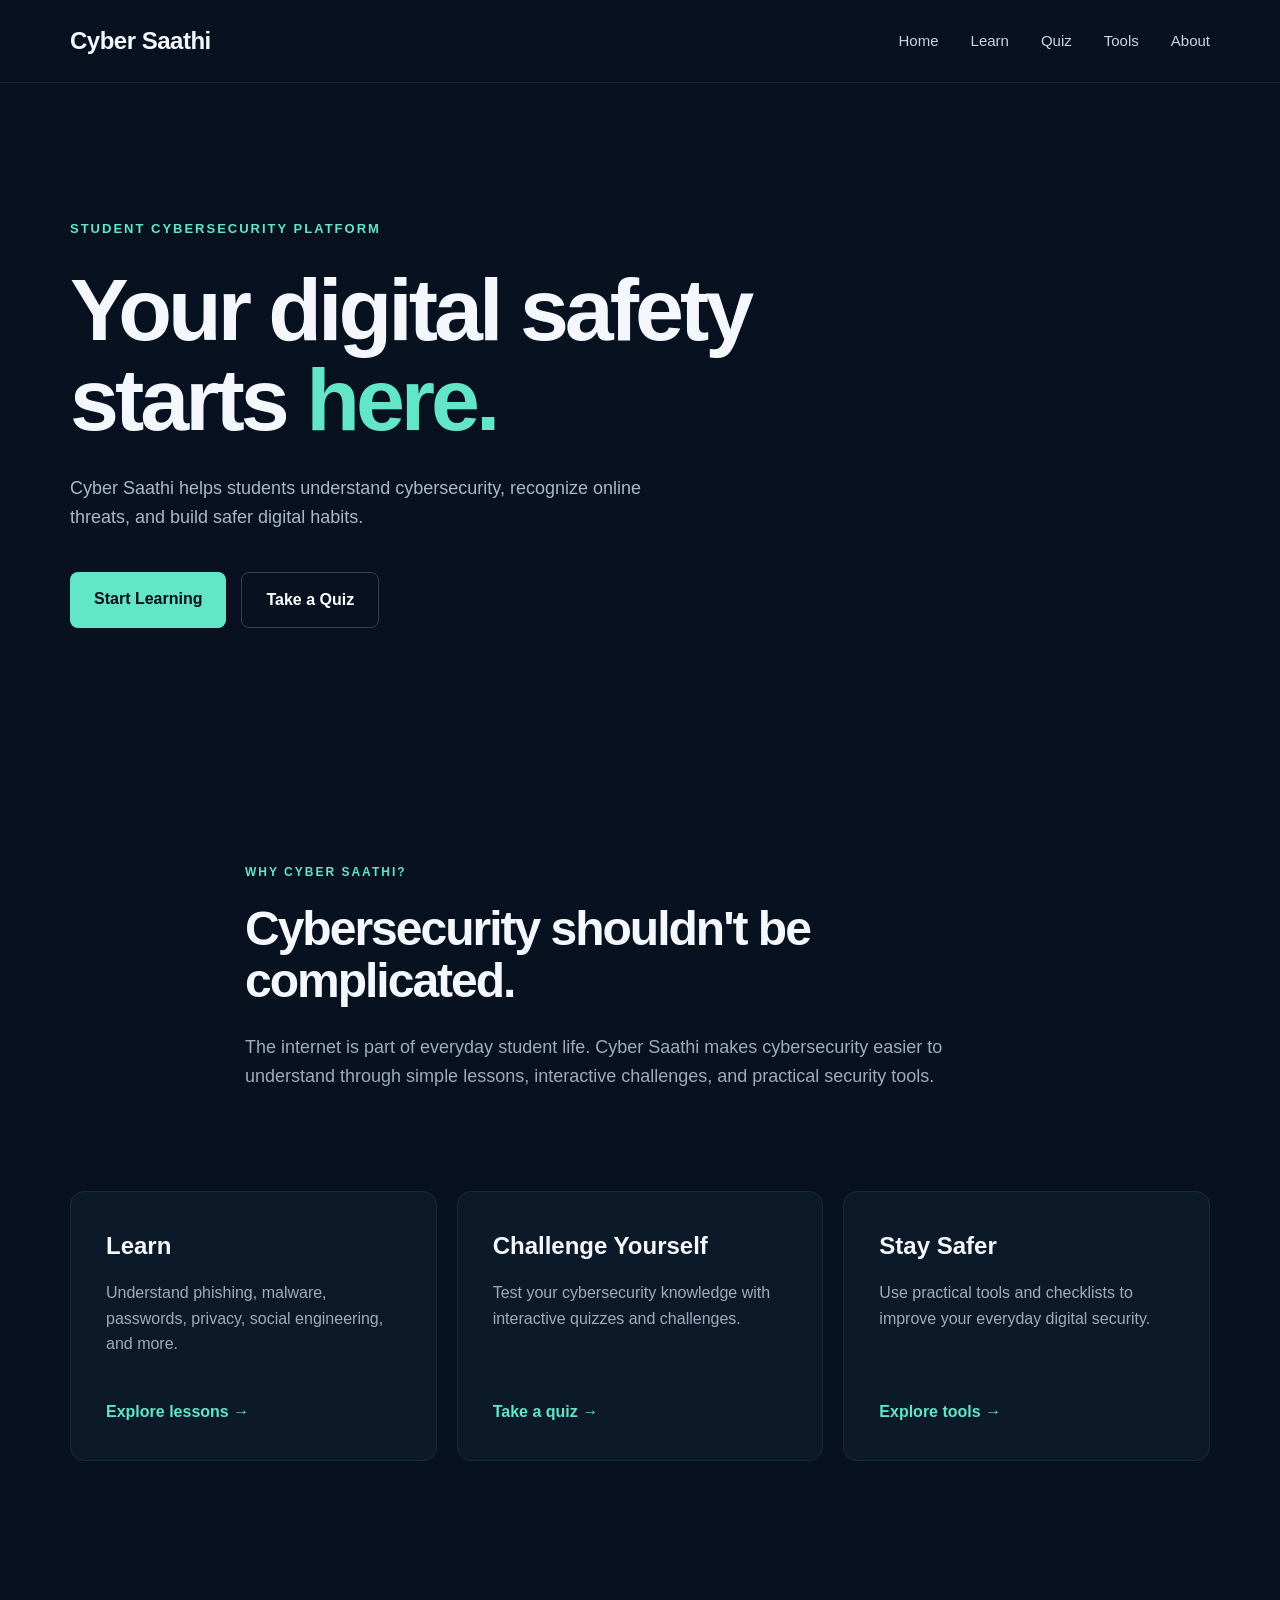
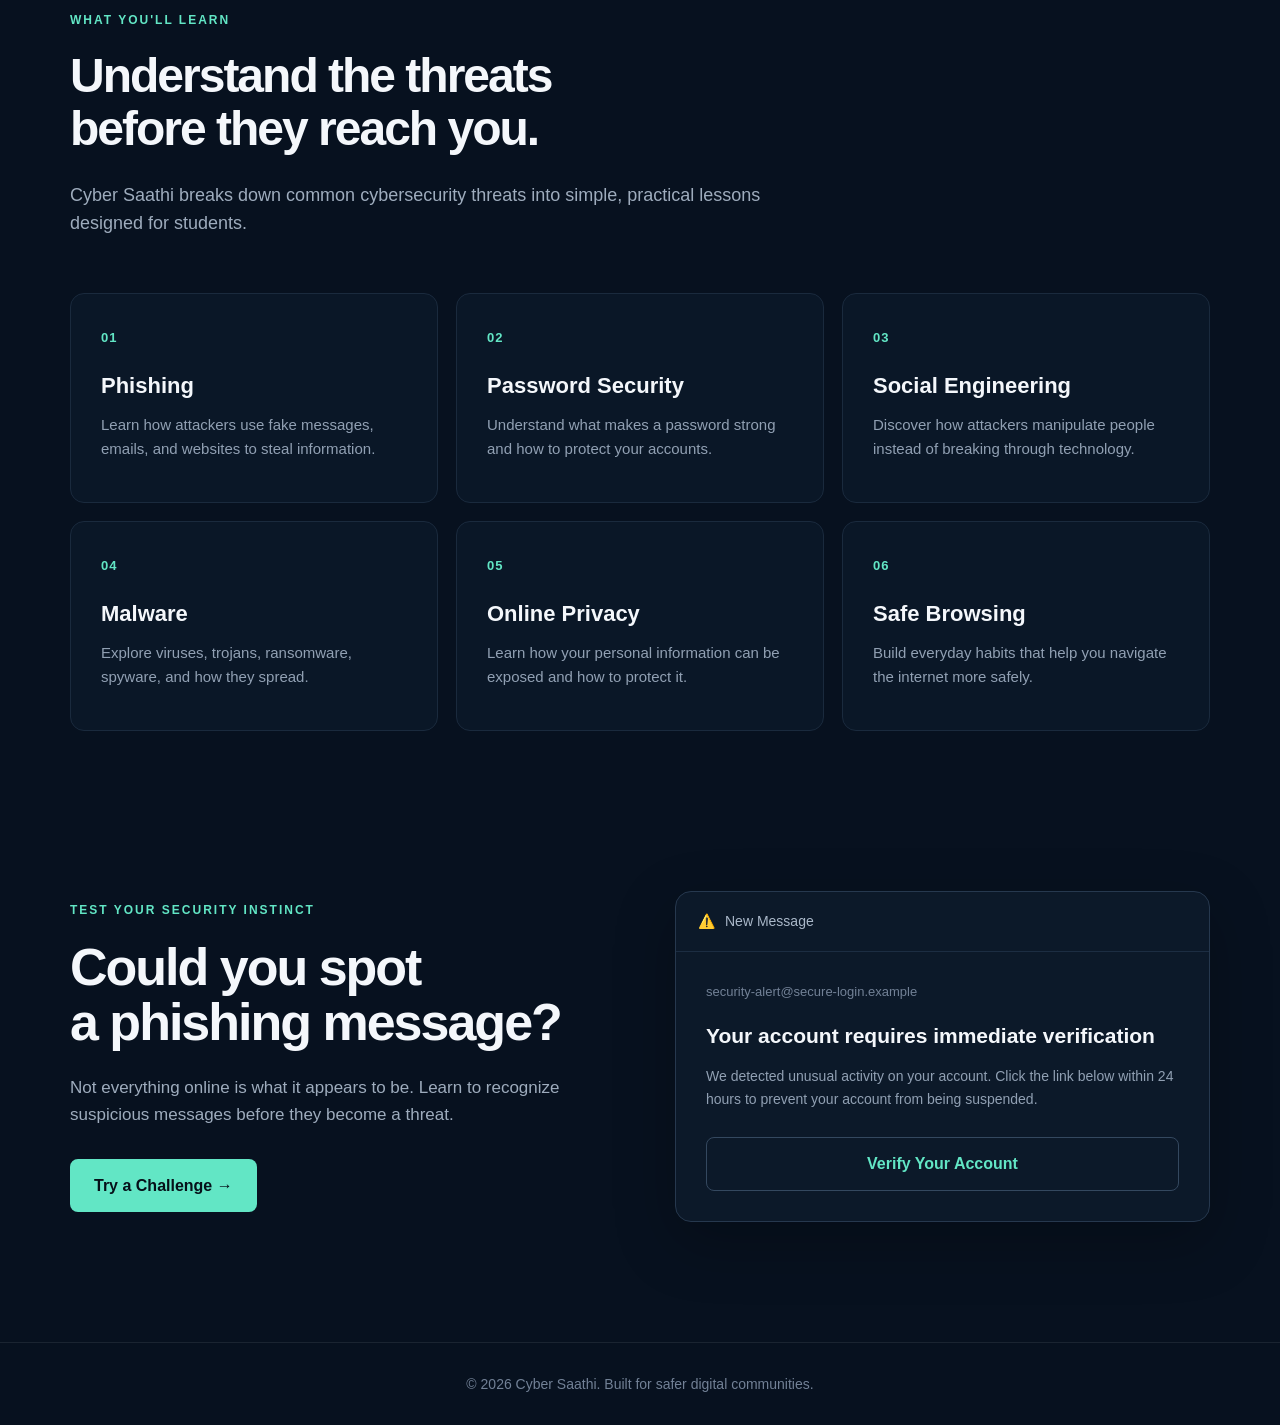
<file: index.html>
<!DOCTYPE html>
<html lang="en">
<head>
    <meta charset="UTF-8">
    <meta name="viewport" content="width=device-width, initial-scale=1.0">

    <title>Cyber Saathi | Learn. Protect. Connect.</title>

    <link rel="stylesheet" href="style.css">
</head>

<body>

    <!-- Navigation -->
    <header>
        <nav>
            <div class="logo">Cyber Saathi</div>

            <ul>
                <li><a href="index.html">Home</a></li>
                <li><a href="learn.html">Learn</a></li>
                <li><a href="quiz.html">Quiz</a></li>
                <li><a href="tools.html">Tools</a></li>
                <li><a href="about.html">About</a></li>
            </ul>
        </nav>
    </header>


    <!-- Hero Section -->
    <main>

        <section class="hero">

            <div class="hero-content">

                <p class="eyebrow">STUDENT CYBERSECURITY PLATFORM</p>

                <h1>
                    Your digital safety<br>
                    starts <span>here.</span>
                </h1>

                <p class="hero-text">
                    Cyber Saathi helps students understand cybersecurity,
                    recognize online threats, and build safer digital habits.
                </p>

                <div class="hero-buttons">
                    <a href="learn.html" class="btn primary-btn">
                        Start Learning
                    </a>

                    <a href="quiz.html" class="btn secondary-btn">
                        Take a Quiz
                    </a>
                </div>

            </div>

        </section>


        <!-- Introduction -->
        <section class="intro">

            <p class="section-label">WHY CYBER SAATHI?</p>

            <h2>
                Cybersecurity shouldn't be<br>
                complicated.
            </h2>

            <p>
                The internet is part of everyday student life.
                Cyber Saathi makes cybersecurity easier to understand
                through simple lessons, interactive challenges, and
                practical security tools.
            </p>

        </section>


        <!-- Feature Cards -->
        <section class="features">

            <div class="feature-card">
                <h3>Learn</h3>
                <p>
                    Understand phishing, malware, passwords,
                    privacy, social engineering, and more.
                </p>
                <a href="learn.html">Explore lessons →</a>
            </div>

            <div class="feature-card">
                <h3>Challenge Yourself</h3>
                <p>
                    Test your cybersecurity knowledge with
                    interactive quizzes and challenges.
                </p>
                <a href="quiz.html">Take a quiz →</a>
            </div>

            <div class="feature-card">
                <h3>Stay Safer</h3>
                <p>
                    Use practical tools and checklists to
                    improve your everyday digital security.
                </p>
                <a href="tools.html">Explore tools →</a>
            </div>

        </section>
                <!-- What You'll Learn -->
        <section class="learning-section">

            <div class="learning-heading">
                <p class="section-label">WHAT YOU'LL LEARN</p>

                <h2>
                    Understand the threats<br>
                    before they reach you.
                </h2>

                <p>
                    Cyber Saathi breaks down common cybersecurity
                    threats into simple, practical lessons designed
                    for students.
                </p>
            </div>


            <div class="learning-grid">

                <div class="learning-card">
                    <span>01</span>
                    <h3>Phishing</h3>
                    <p>
                        Learn how attackers use fake messages,
                        emails, and websites to steal information.
                    </p>
                </div>

                <div class="learning-card">
                    <span>02</span>
                    <h3>Password Security</h3>
                    <p>
                        Understand what makes a password strong
                        and how to protect your accounts.
                    </p>
                </div>

                <div class="learning-card">
                    <span>03</span>
                    <h3>Social Engineering</h3>
                    <p>
                        Discover how attackers manipulate people
                        instead of breaking through technology.
                    </p>
                </div>

                <div class="learning-card">
                    <span>04</span>
                    <h3>Malware</h3>
                    <p>
                        Explore viruses, trojans, ransomware,
                        spyware, and how they spread.
                    </p>
                </div>

                <div class="learning-card">
                    <span>05</span>
                    <h3>Online Privacy</h3>
                    <p>
                        Learn how your personal information can
                        be exposed and how to protect it.
                    </p>
                </div>

                <div class="learning-card">
                    <span>06</span>
                    <h3>Safe Browsing</h3>
                    <p>
                        Build everyday habits that help you
                        navigate the internet more safely.
                    </p>
                </div>

            </div>

        </section>
                <!-- Security Challenge Preview -->
        <section class="challenge-section">

            <div class="challenge-content">

                <p class="section-label">TEST YOUR SECURITY INSTINCT</p>

                <h2>
                    Could you spot<br>
                    a phishing message?
                </h2>

                <p>
                    Not everything online is what it appears to be.
                    Learn to recognize suspicious messages before
                    they become a threat.
                </p>

                <a href="quiz.html" class="btn primary-btn">
                    Try a Challenge →
                </a>

            </div>


            <div class="message-card">

                <div class="message-header">
                    <span>⚠️</span>
                    <span>New Message</span>
                </div>

                <div class="message-body">

                    <p class="message-sender">
                        security-alert@secure-login.example
                    </p>

                    <h3>
                        Your account requires immediate verification
                    </h3>

                    <p>
                        We detected unusual activity on your account.
                        Click the link below within 24 hours to prevent
                        your account from being suspended.
                    </p>

                    <div class="fake-link">
                        Verify Your Account
                    </div>

                </div>

            </div>

        </section>

    </main>


    <!-- Footer -->
    <footer>
        <p>© 2026 Cyber Saathi. Built for safer digital communities.</p>
    </footer>

</body>
</html>
</file>
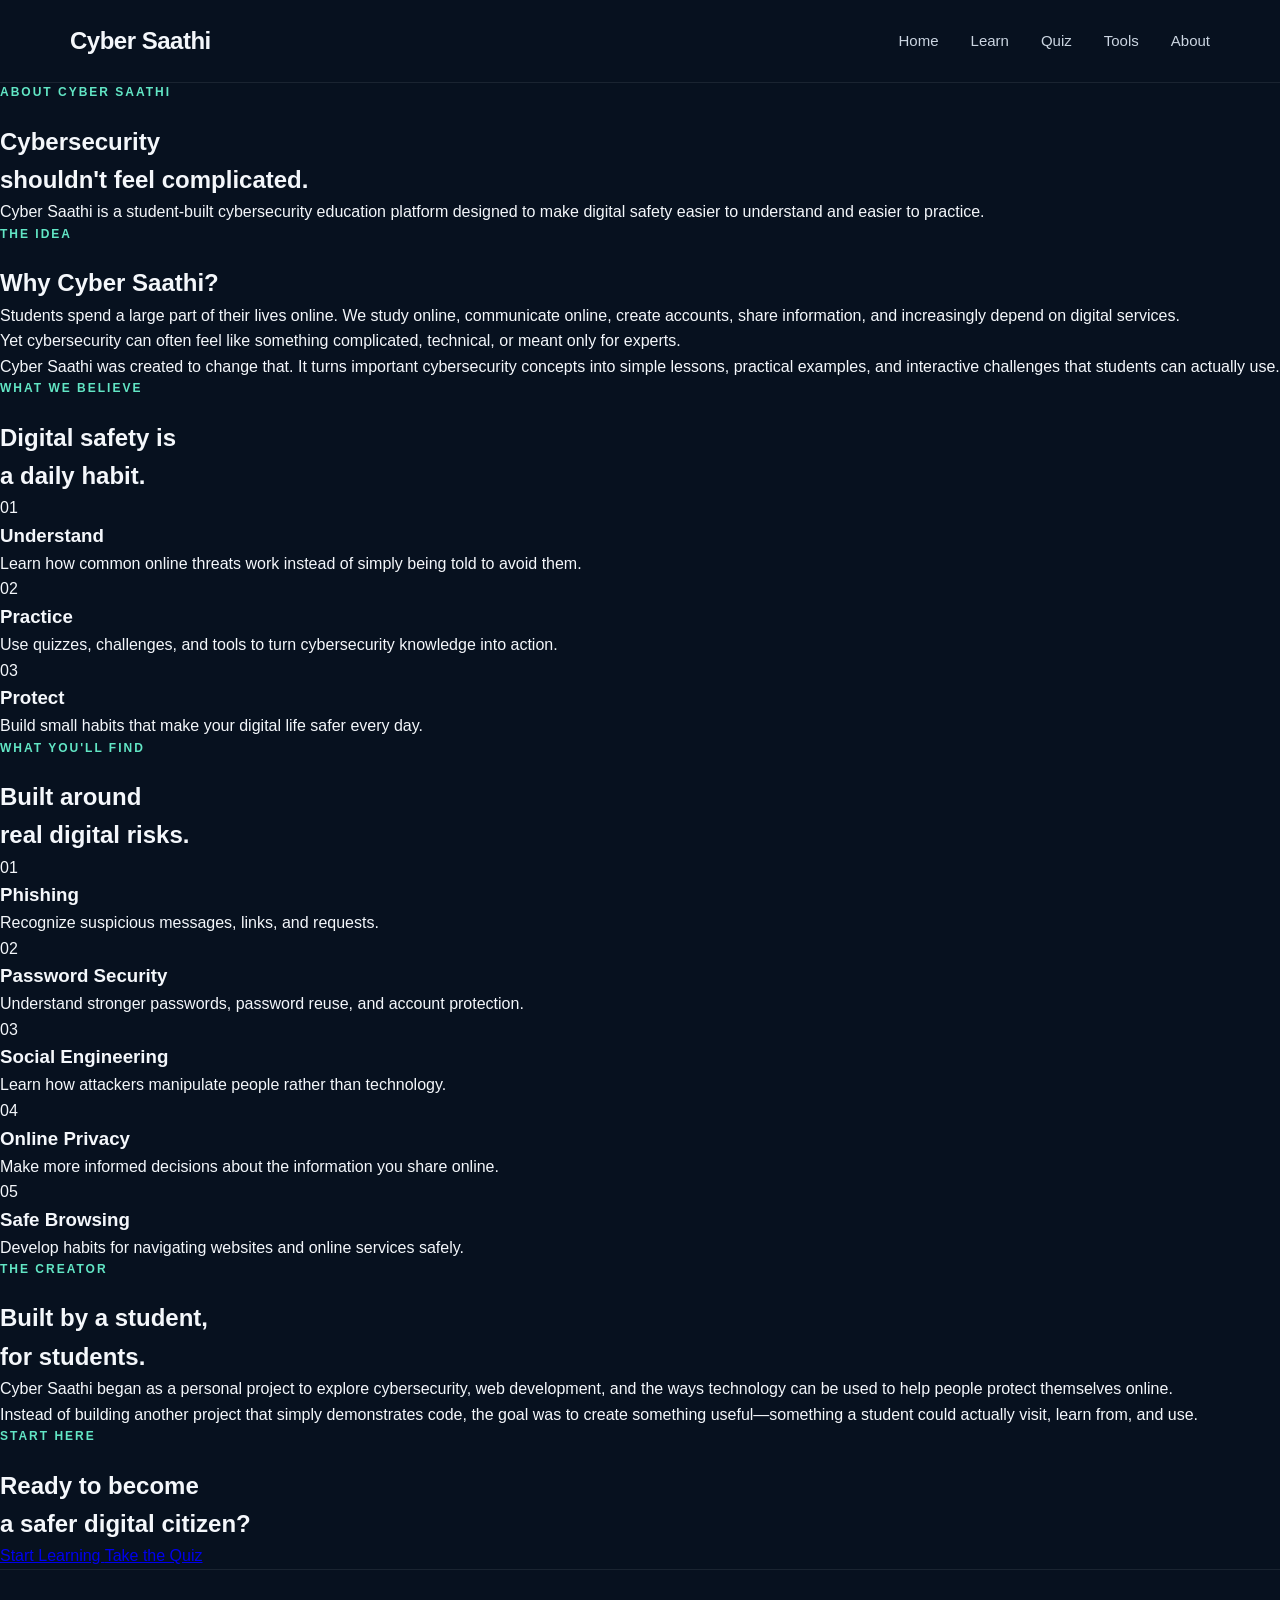
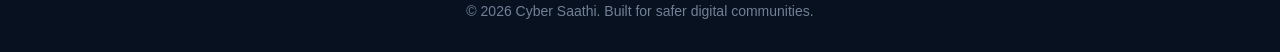
<file: about.html>
<!DOCTYPE html>
<html lang="en">

<head>
    <meta charset="UTF-8">
    <meta name="viewport" content="width=device-width, initial-scale=1.0">

    <title>About | Cyber Saathi</title>

    <link rel="stylesheet" href="style.css">
</head>

<body>

    <!-- Navigation -->

    <header>
        <nav>

            <div class="logo">
                Cyber Saathi
            </div>

            <ul>

                <li>
                    <a href="index.html">Home</a>
                </li>

                <li>
                    <a href="learn.html">Learn</a>
                </li>

                <li>
                    <a href="quiz.html">Quiz</a>
                </li>

                <li>
                    <a href="tools.html">Tools</a>
                </li>

                <li>
                    <a href="about.html">About</a>
                </li>

            </ul>

        </nav>
    </header>


    <main>

        <!-- ========================================
             ABOUT HERO
             ======================================== -->

        <section class="about-hero">

            <p class="section-label">
                ABOUT CYBER SAATHI
            </p>

            <h1>
                Cybersecurity<br>
                shouldn't feel <span>complicated.</span>
            </h1>

            <p>
                Cyber Saathi is a student-built cybersecurity
                education platform designed to make digital
                safety easier to understand and easier to practice.
            </p>

        </section>


        <!-- ========================================
             WHY CYBER SAATHI
             ======================================== -->

        <section class="about-section">

            <div class="about-label">

                <p class="section-label">
                    THE IDEA
                </p>

            </div>


            <div class="about-content">

                <h2>
                    Why Cyber Saathi?
                </h2>

                <p>
                    Students spend a large part of their lives
                    online. We study online, communicate online,
                    create accounts, share information, and
                    increasingly depend on digital services.
                </p>

                <p>
                    Yet cybersecurity can often feel like something
                    complicated, technical, or meant only for experts.
                </p>

                <p>
                    Cyber Saathi was created to change that.
                    It turns important cybersecurity concepts into
                    simple lessons, practical examples, and
                    interactive challenges that students can actually use.
                </p>

            </div>

        </section>


        <!-- ========================================
             WHAT WE BELIEVE
             ======================================== -->

        <section class="belief-section">

            <p class="section-label">
                WHAT WE BELIEVE
            </p>

            <h2>
                Digital safety is<br>
                a <span>daily habit.</span>
            </h2>

            <div class="belief-grid">

                <div class="belief-card">

                    <span>01</span>

                    <h3>
                        Understand
                    </h3>

                    <p>
                        Learn how common online threats work
                        instead of simply being told to avoid them.
                    </p>

                </div>


                <div class="belief-card">

                    <span>02</span>

                    <h3>
                        Practice
                    </h3>

                    <p>
                        Use quizzes, challenges, and tools to
                        turn cybersecurity knowledge into action.
                    </p>

                </div>


                <div class="belief-card">

                    <span>03</span>

                    <h3>
                        Protect
                    </h3>

                    <p>
                        Build small habits that make your
                        digital life safer every day.
                    </p>

                </div>

            </div>

        </section>


        <!-- ========================================
             WHAT CYBER SAATHI COVERS
             ======================================== -->

        <section class="about-section topics-section">

            <div class="about-label">

                <p class="section-label">
                    WHAT YOU'LL FIND
                </p>

            </div>


            <div class="about-content">

                <h2>
                    Built around<br>
                    real digital risks.
                </h2>


                <div class="topic-list">

                    <div class="topic-item">

                        <span>01</span>

                        <div>
                            <h3>Phishing</h3>

                            <p>
                                Recognize suspicious messages,
                                links, and requests.
                            </p>
                        </div>

                    </div>


                    <div class="topic-item">

                        <span>02</span>

                        <div>
                            <h3>Password Security</h3>

                            <p>
                                Understand stronger passwords,
                                password reuse, and account protection.
                            </p>
                        </div>

                    </div>


                    <div class="topic-item">

                        <span>03</span>

                        <div>
                            <h3>Social Engineering</h3>

                            <p>
                                Learn how attackers manipulate
                                people rather than technology.
                            </p>

                        </div>

                    </div>


                    <div class="topic-item">

                        <span>04</span>

                        <div>
                            <h3>Online Privacy</h3>

                            <p>
                                Make more informed decisions about
                                the information you share online.
                            </p>
                        </div>

                    </div>


                    <div class="topic-item">

                        <span>05</span>

                        <div>
                            <h3>Safe Browsing</h3>

                            <p>
                                Develop habits for navigating
                                websites and online services safely.
                            </p>
                        </div>

                    </div>

                </div>

            </div>

        </section>


        <!-- ========================================
             CREATOR
             ======================================== -->

        <section class="creator-section">

            <div class="creator-content">

                <p class="section-label">
                    THE CREATOR
                </p>

                <h2>
                    Built by a student,<br>
                    for <span>students.</span>
                </h2>

                <p>
                    Cyber Saathi began as a personal project
                    to explore cybersecurity, web development,
                    and the ways technology can be used to help
                    people protect themselves online.
                </p>

                <p>
                    Instead of building another project that
                    simply demonstrates code, the goal was to
                    create something useful—something a student
                    could actually visit, learn from, and use.
                </p>

            </div>

        </section>


        <!-- ========================================
             CTA
             ======================================== -->

        <section class="about-cta">

            <p class="section-label">
                START HERE
            </p>

            <h2>
                Ready to become<br>
                a safer digital citizen?
            </h2>

            <div class="cta-buttons">

                <a
                    href="learn.html"
                    class="primary-button">
                    Start Learning
                </a>

                <a
                    href="quiz.html"
                    class="secondary-button">
                    Take the Quiz
                </a>

            </div>

        </section>

    </main>


    <!-- Footer -->

    <footer>

        <p>
            © 2026 Cyber Saathi.
            Built for safer digital communities.
        </p>

    </footer>


    <script src="script.js"></script>

</body>

</html>
</file>
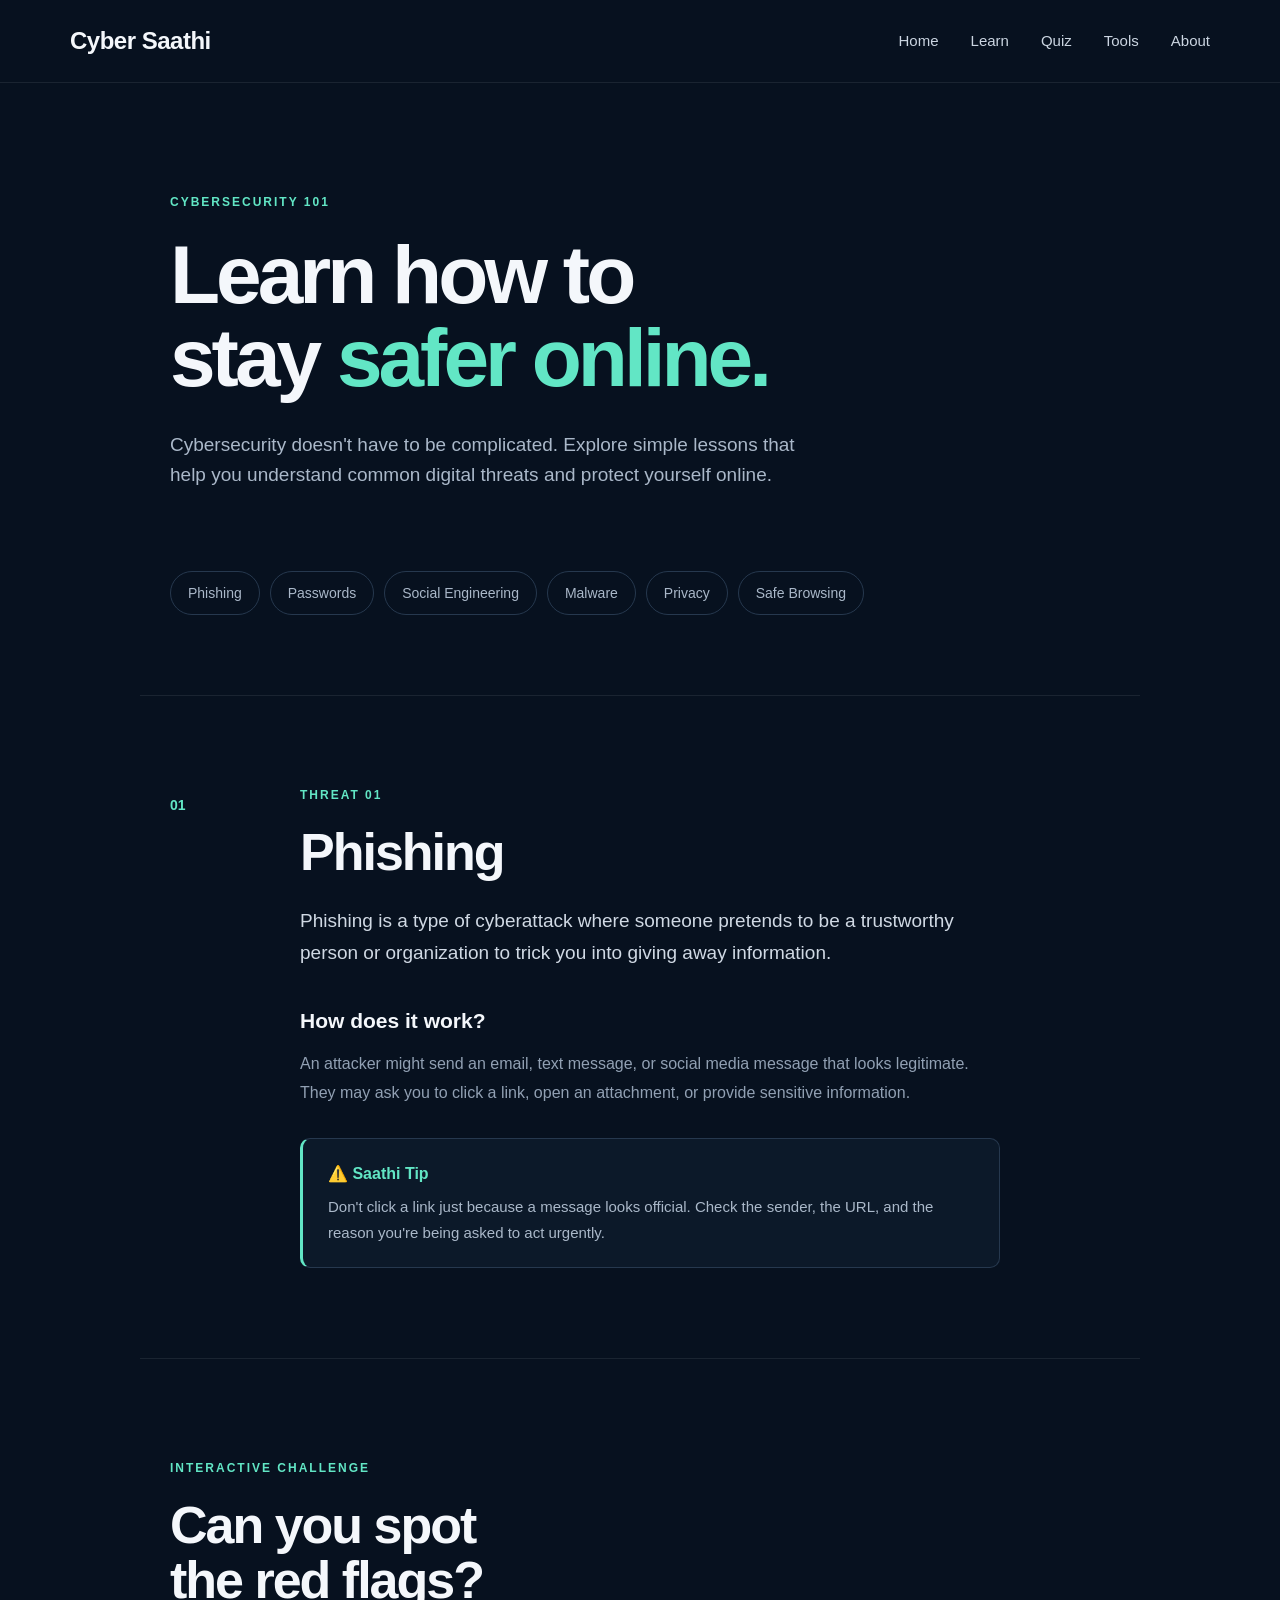
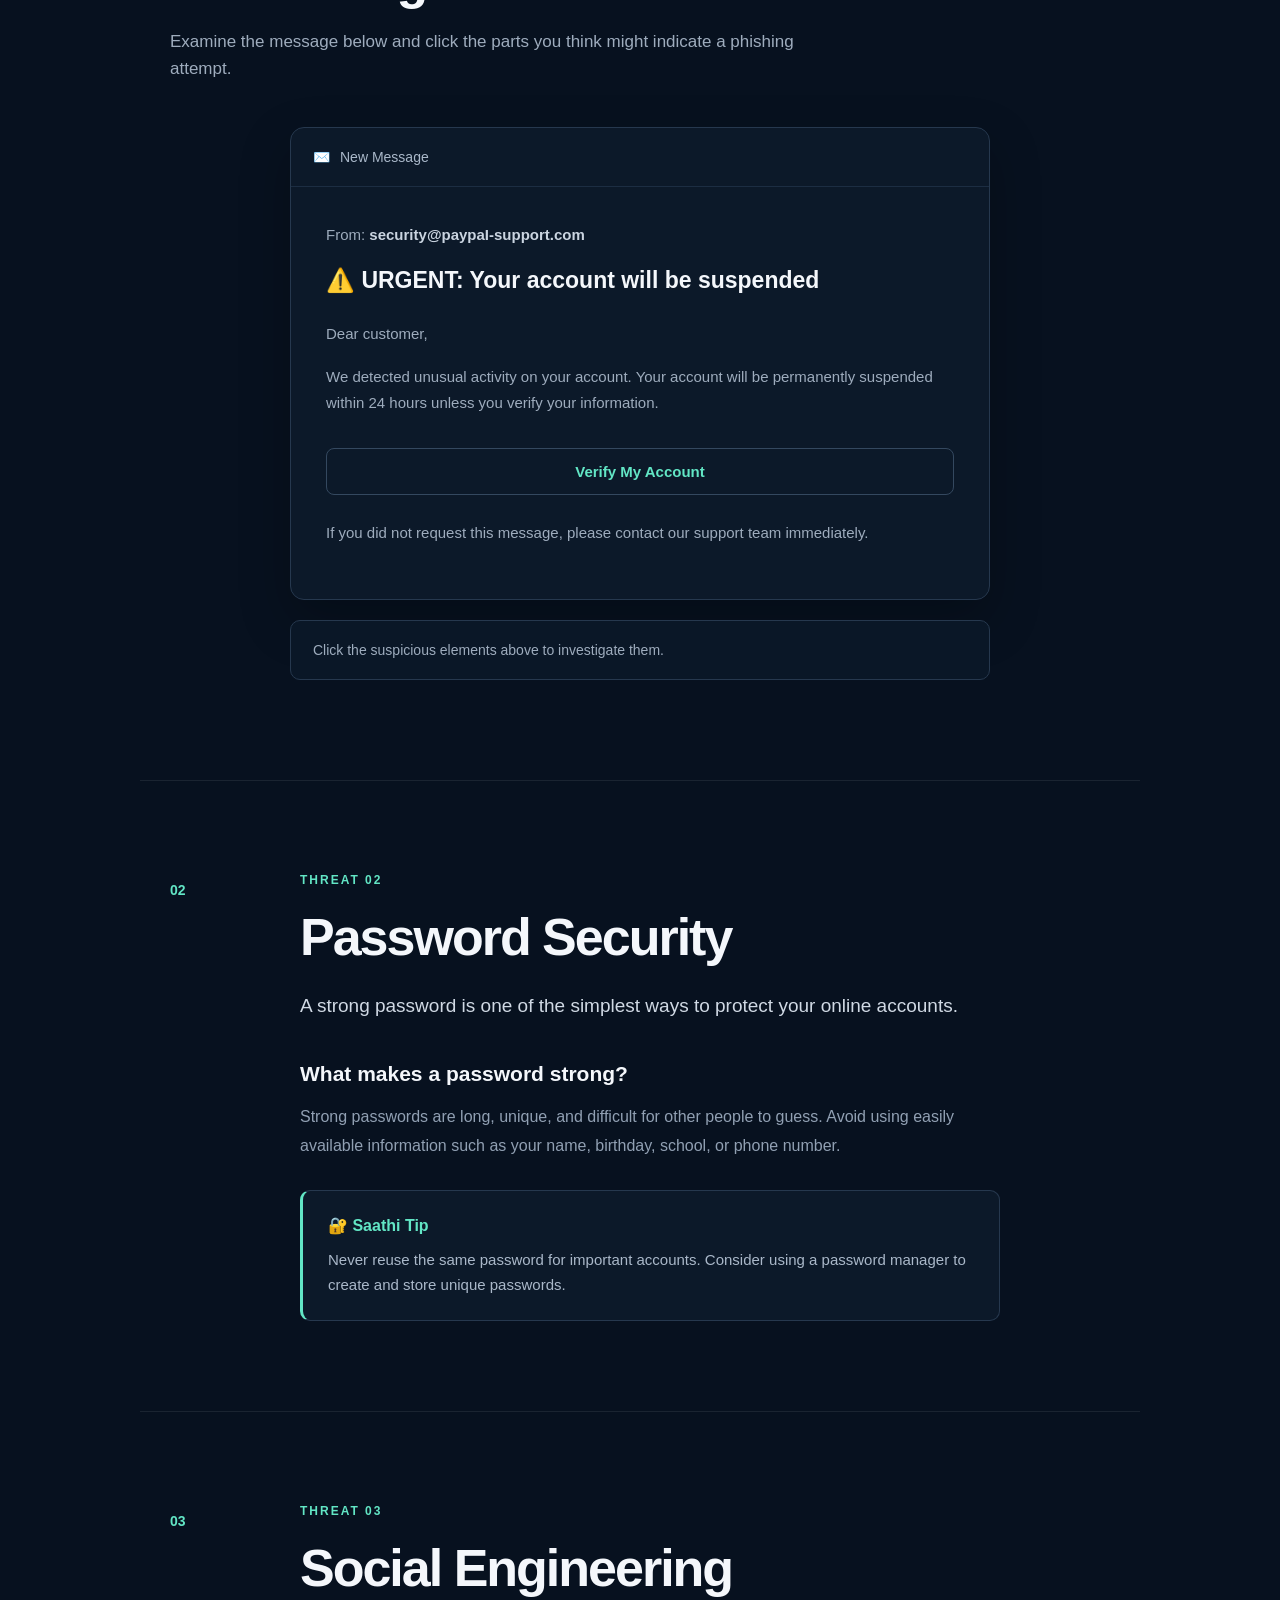
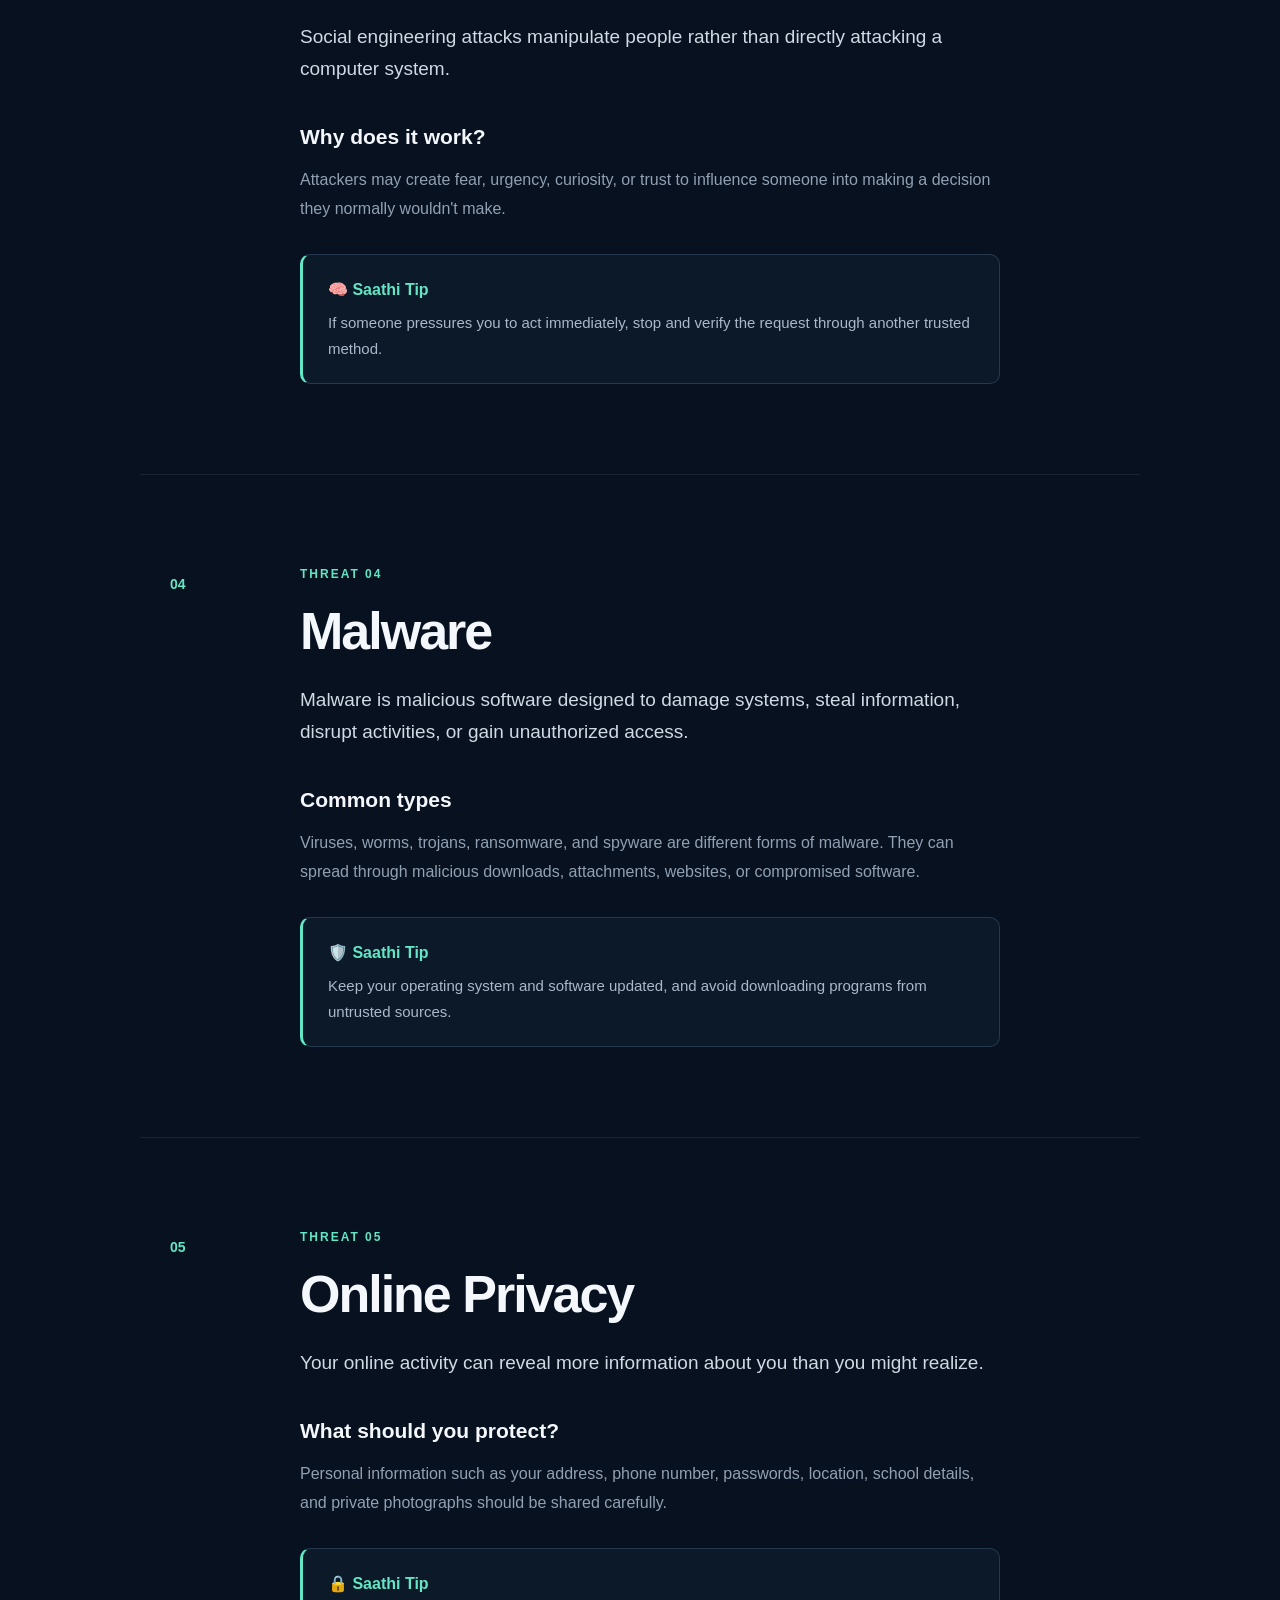
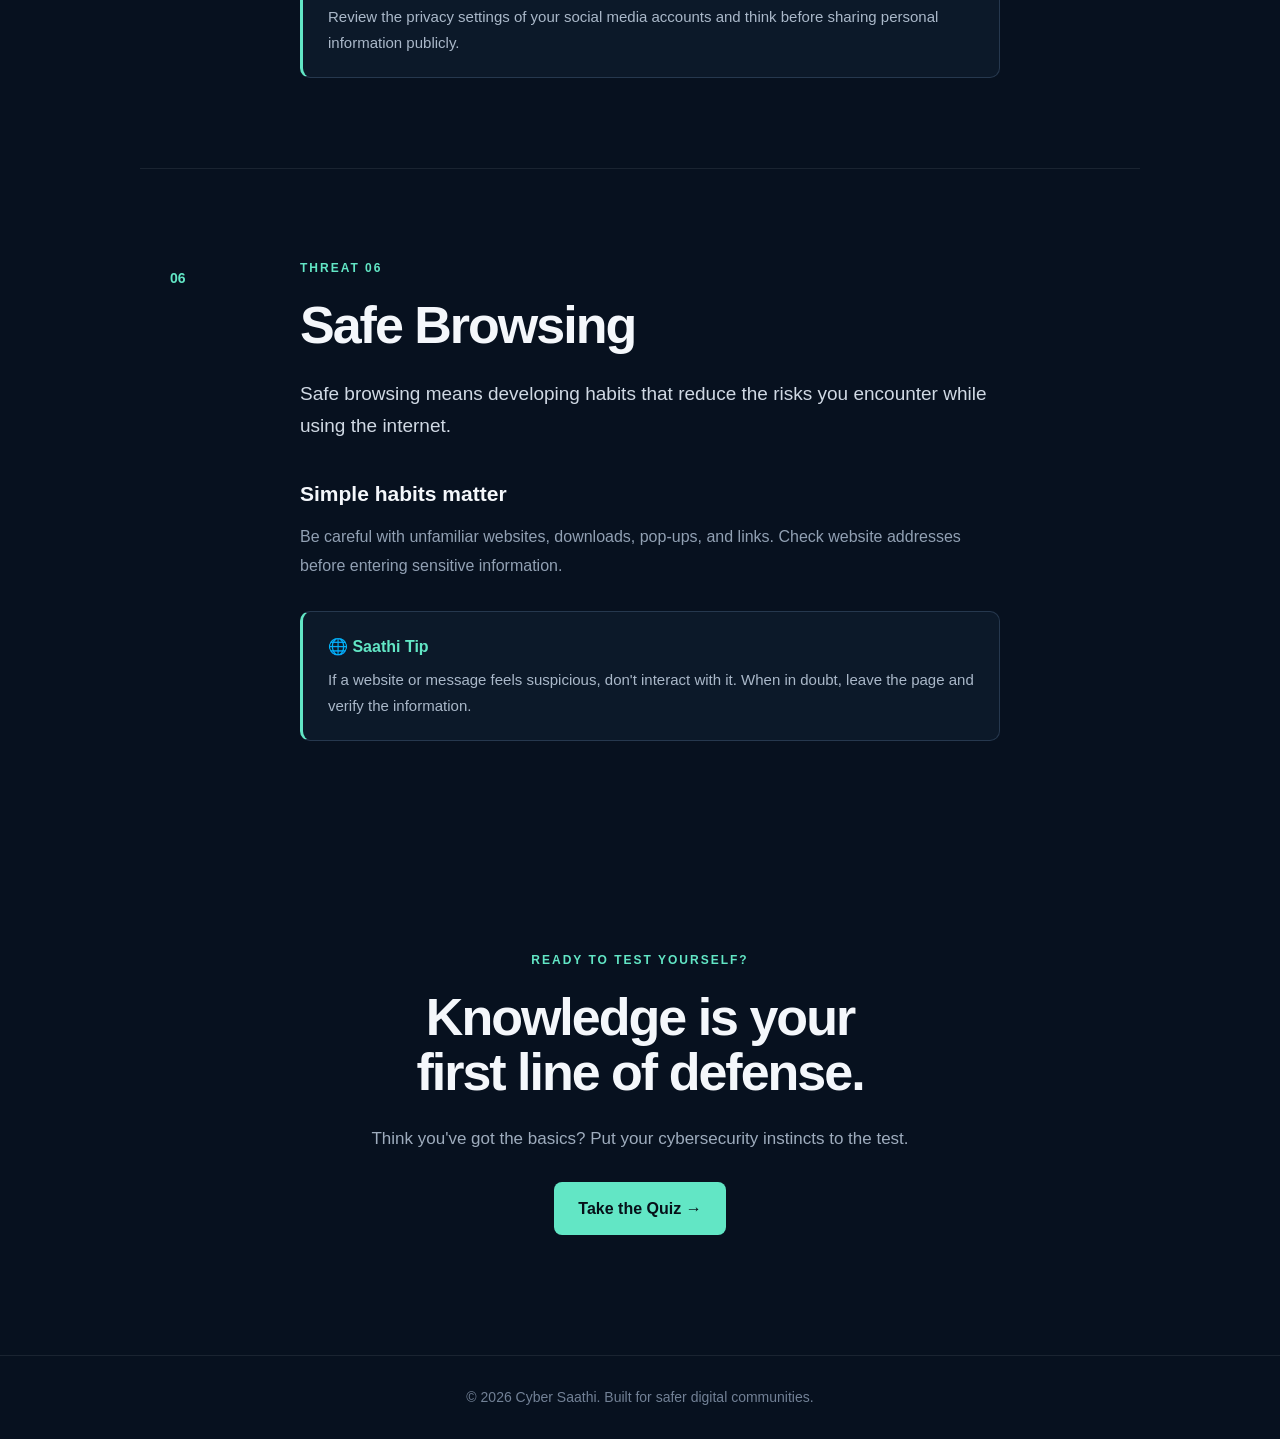
<file: learn.html>
<!DOCTYPE html>
<html lang="en">

<head>
    <meta charset="UTF-8">
    <meta name="viewport" content="width=device-width, initial-scale=1.0">

    <title>Learn | Cyber Saathi</title>

    <link rel="stylesheet" href="style.css">
</head>

<body>

    <!-- Navigation -->
    <header>
        <nav>
            <div class="logo">Cyber Saathi</div>

            <ul>
                <li><a href="index.html">Home</a></li>
                <li><a href="learn.html">Learn</a></li>
                <li><a href="quiz.html">Quiz</a></li>
                <li><a href="tools.html">Tools</a></li>
                <li><a href="about.html">About</a></li>
            </ul>
        </nav>
    </header>


    <!-- Learn Hero -->
    <main>

        <section class="learn-hero">

            <p class="section-label">CYBERSECURITY 101</p>

            <h1>
                Learn how to<br>
                stay <span>safer online.</span>
            </h1>

            <p>
                Cybersecurity doesn't have to be complicated.
                Explore simple lessons that help you understand
                common digital threats and protect yourself online.
            </p>

        </section>


        <!-- Topic Navigation -->
        <section class="topic-navigation">

            <a href="#phishing">Phishing</a>
            <a href="#passwords">Passwords</a>
            <a href="#social-engineering">Social Engineering</a>
            <a href="#malware">Malware</a>
            <a href="#privacy">Privacy</a>
            <a href="#browsing">Safe Browsing</a>

        </section>


        <!-- Phishing -->
        <section class="lesson" id="phishing">

            <div class="lesson-number">01</div>

            <div class="lesson-content">

                <p class="section-label">THREAT 01</p>

                <h2>Phishing</h2>

                <p class="lesson-intro">
                    Phishing is a type of cyberattack where someone
                    pretends to be a trustworthy person or organization
                    to trick you into giving away information.
                </p>

                <h3>How does it work?</h3>

                <p>
                    An attacker might send an email, text message,
                    or social media message that looks legitimate.
                    They may ask you to click a link, open an attachment,
                    or provide sensitive information.
                </p>

                <div class="warning-box">
                    <strong>⚠️ Saathi Tip</strong>

                    <p>
                        Don't click a link just because a message looks
                        official. Check the sender, the URL, and the
                        reason you're being asked to act urgently.
                    </p>
                </div>

            </div>

        </section>
                <!-- Spot the Phishing -->
        <section class="phishing-challenge">

            <div class="challenge-heading">

                <p class="section-label">INTERACTIVE CHALLENGE</p>

                <h2>
                    Can you spot<br>
                    the red flags?
                </h2>

                <p>
                    Examine the message below and click the parts
                    you think might indicate a phishing attempt.
                </p>

            </div>


            <div class="phishing-message">

                <div class="phishing-topbar">
                    <span>✉️</span>
                    <span>New Message</span>
                </div>


                <div class="phishing-body">

                    <p class="phishing-sender">
                        From:
                        <strong>security@paypaI-support.com</strong>
                    </p>

                    <h3>
                        ⚠️ URGENT: Your account will be suspended
                    </h3>

                    <p>
                        Dear customer,
                    </p>

                    <p>
                        We detected unusual activity on your account.
                        Your account will be permanently suspended
                        within 24 hours unless you verify your information.
                    </p>


                    <button
                        class="phishing-link"
                        onclick="checkPhishingLink()">
                        Verify My Account
                    </button>


                    <p class="phishing-footer">
                        If you did not request this message, please
                        contact our support team immediately.
                    </p>

                </div>

            </div>


            <div id="phishing-feedback" class="phishing-feedback">
                <p>Click the suspicious elements above to investigate them.</p>
            </div>

        </section>


        <!-- Password Security -->
        <section class="lesson" id="passwords">

            <div class="lesson-number">02</div>

            <div class="lesson-content">

                <p class="section-label">THREAT 02</p>

                <h2>Password Security</h2>

                <p class="lesson-intro">
                    A strong password is one of the simplest ways to
                    protect your online accounts.
                </p>

                <h3>What makes a password strong?</h3>

                <p>
                    Strong passwords are long, unique, and difficult
                    for other people to guess. Avoid using easily
                    available information such as your name, birthday,
                    school, or phone number.
                </p>

                <div class="warning-box">
                    <strong>🔐 Saathi Tip</strong>

                    <p>
                        Never reuse the same password for important
                        accounts. Consider using a password manager
                        to create and store unique passwords.
                    </p>
                </div>

            </div>

        </section>


        <!-- Social Engineering -->
        <section class="lesson" id="social-engineering">

            <div class="lesson-number">03</div>

            <div class="lesson-content">

                <p class="section-label">THREAT 03</p>

                <h2>Social Engineering</h2>

                <p class="lesson-intro">
                    Social engineering attacks manipulate people
                    rather than directly attacking a computer system.
                </p>

                <h3>Why does it work?</h3>

                <p>
                    Attackers may create fear, urgency, curiosity,
                    or trust to influence someone into making a
                    decision they normally wouldn't make.
                </p>

                <div class="warning-box">
                    <strong>🧠 Saathi Tip</strong>

                    <p>
                        If someone pressures you to act immediately,
                        stop and verify the request through another
                        trusted method.
                    </p>
                </div>

            </div>

        </section>


        <!-- Malware -->
        <section class="lesson" id="malware">

            <div class="lesson-number">04</div>

            <div class="lesson-content">

                <p class="section-label">THREAT 04</p>

                <h2>Malware</h2>

                <p class="lesson-intro">
                    Malware is malicious software designed to damage
                    systems, steal information, disrupt activities,
                    or gain unauthorized access.
                </p>

                <h3>Common types</h3>

                <p>
                    Viruses, worms, trojans, ransomware, and spyware
                    are different forms of malware. They can spread
                    through malicious downloads, attachments, websites,
                    or compromised software.
                </p>

                <div class="warning-box">
                    <strong>🛡️ Saathi Tip</strong>

                    <p>
                        Keep your operating system and software updated,
                        and avoid downloading programs from untrusted
                        sources.
                    </p>
                </div>

            </div>

        </section>


        <!-- Online Privacy -->
        <section class="lesson" id="privacy">

            <div class="lesson-number">05</div>

            <div class="lesson-content">

                <p class="section-label">THREAT 05</p>

                <h2>Online Privacy</h2>

                <p class="lesson-intro">
                    Your online activity can reveal more information
                    about you than you might realize.
                </p>

                <h3>What should you protect?</h3>

                <p>
                    Personal information such as your address,
                    phone number, passwords, location, school details,
                    and private photographs should be shared carefully.
                </p>

                <div class="warning-box">
                    <strong>🔒 Saathi Tip</strong>

                    <p>
                        Review the privacy settings of your social
                        media accounts and think before sharing
                        personal information publicly.
                    </p>
                </div>

            </div>

        </section>


        <!-- Safe Browsing -->
        <section class="lesson" id="browsing">

            <div class="lesson-number">06</div>

            <div class="lesson-content">

                <p class="section-label">THREAT 06</p>

                <h2>Safe Browsing</h2>

                <p class="lesson-intro">
                    Safe browsing means developing habits that reduce
                    the risks you encounter while using the internet.
                </p>

                <h3>Simple habits matter</h3>

                <p>
                    Be careful with unfamiliar websites, downloads,
                    pop-ups, and links. Check website addresses before
                    entering sensitive information.
                </p>

                <div class="warning-box">
                    <strong>🌐 Saathi Tip</strong>

                    <p>
                        If a website or message feels suspicious,
                        don't interact with it. When in doubt,
                        leave the page and verify the information.
                    </p>
                </div>

            </div>

        </section>


        <!-- Bottom CTA -->
        <section class="learn-cta">

            <p class="section-label">READY TO TEST YOURSELF?</p>

            <h2>
                Knowledge is your<br>
                first line of defense.
            </h2>

            <p>
                Think you've got the basics? Put your cybersecurity
                instincts to the test.
            </p>

            <a href="quiz.html" class="btn primary-btn">
                Take the Quiz →
            </a>

        </section>

    </main>


    <!-- Footer -->
    <footer>
        <p>© 2026 Cyber Saathi. Built for safer digital communities.</p>
    </footer>

</body>

</html>
</file>
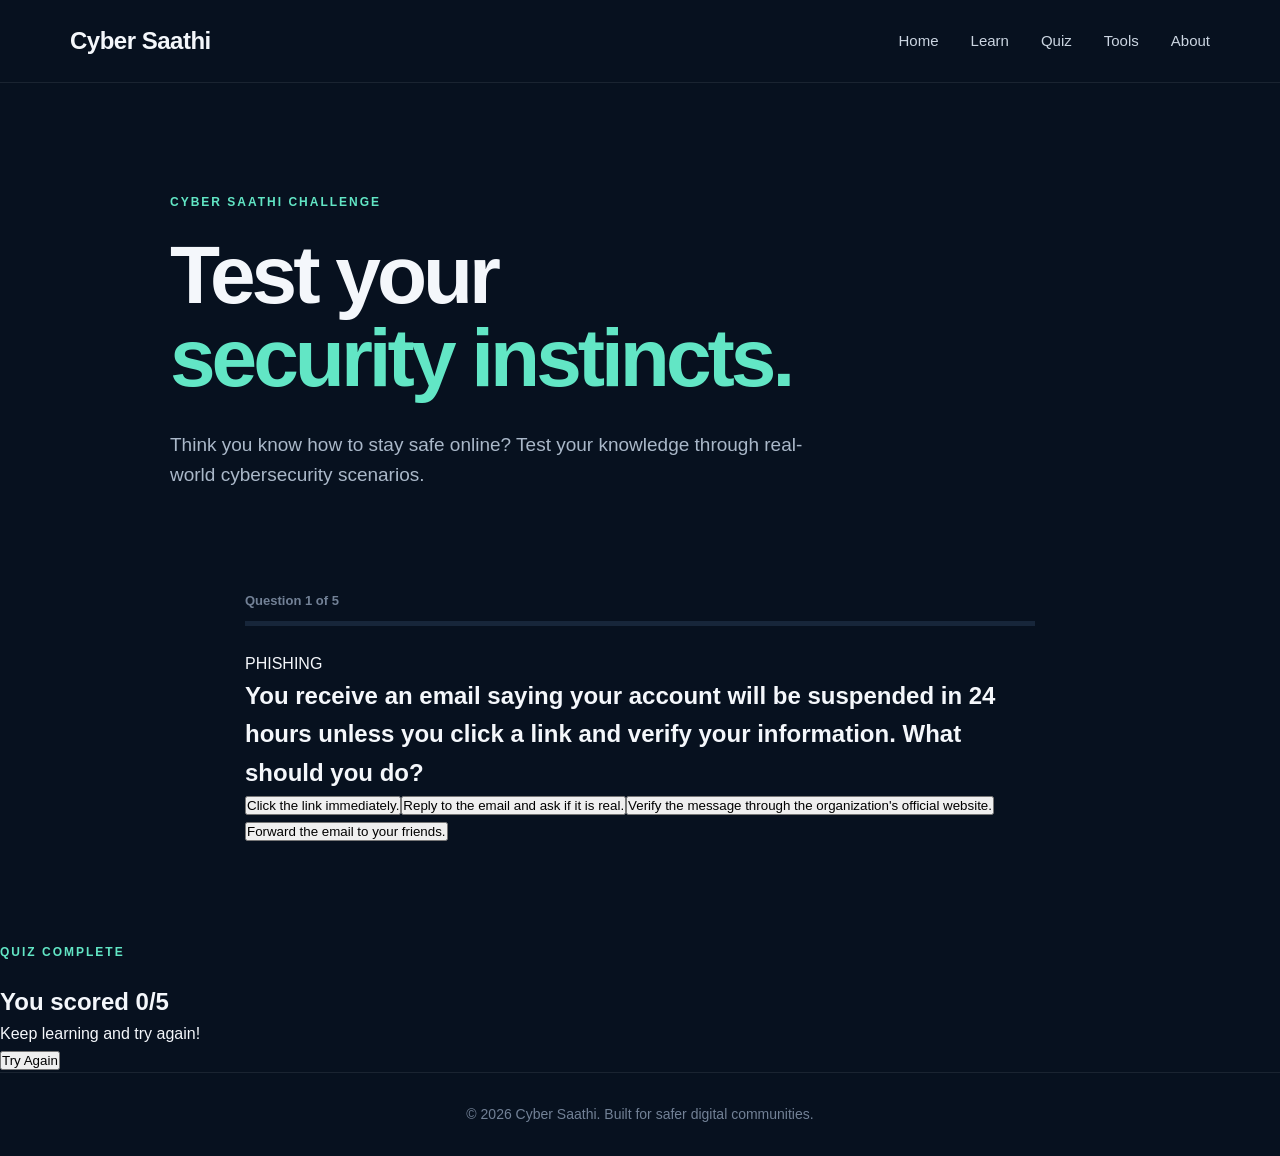
<file: quiz.html>
<!DOCTYPE html>
<html lang="en">

<head>
    <meta charset="UTF-8">
    <meta name="viewport" content="width=device-width, initial-scale=1.0">

    <title>Quiz | Cyber Saathi</title>

    <link rel="stylesheet" href="style.css">
</head>

<body>

    <!-- Navigation -->
    <header>
        <nav>
            <div class="logo">Cyber Saathi</div>

            <ul>
                <li><a href="index.html">Home</a></li>
                <li><a href="learn.html">Learn</a></li>
                <li><a href="quiz.html">Quiz</a></li>
                <li><a href="tools.html">Tools</a></li>
                <li><a href="about.html">About</a></li>
            </ul>
        </nav>
    </header>


    <!-- Quiz Page -->
    <main>

        <!-- Quiz Introduction -->
        <section class="quiz-hero">

            <p class="section-label">CYBER SAATHI CHALLENGE</p>

            <h1>
                Test your<br>
                <span>security instincts.</span>
            </h1>

            <p>
                Think you know how to stay safe online?
                Test your knowledge through real-world
                cybersecurity scenarios.
            </p>

        </section>


        <!-- Quiz Area -->
        <section class="quiz-container">

            <!-- Progress -->
            <div class="quiz-progress">

                <span id="question-number">
                    Question 1 of 5
                </span>

                <div class="progress-track">
                    <div
                        id="progress-bar"
                        class="progress-bar">
                    </div>
                </div>

            </div>


            <!-- Question -->
            <div class="question-card">

                <p class="question-category">
                    PHISHING
                </p>

                <h2 id="question">
                    You receive an email saying your account
                    will be suspended in 24 hours unless you
                    click a link and verify your information.
                    What should you do?
                </h2>


                <!-- Answers -->
                <div id="answers" class="answers">

                    <button class="answer">
                        Click the link immediately.
                    </button>

                    <button class="answer">
                        Reply to the email and ask if it is real.
                    </button>

                    <button class="answer">
                        Verify the message through the
                        organization's official website.
                    </button>

                    <button class="answer">
                        Forward the email to your friends.
                    </button>

                </div>


                <!-- Feedback -->
                <div
                    id="feedback"
                    class="quiz-feedback">
                </div>


                <!-- Next Button -->
                <button
                    id="next-button"
                    class="next-button">
                    Next Question →
                </button>

            </div>

        </section>


        <!-- Results -->
        <section
            id="quiz-result"
            class="quiz-result">

            <p class="section-label">
                QUIZ COMPLETE
            </p>

            <h2 id="final-score">
                You scored 0/5
            </h2>

            <p id="score-message">
                Keep learning and try again!
            </p>

            <button
                id="restart-button"
                class="restart-button">
                Try Again
            </button>

        </section>

    </main>


    <!-- Footer -->
    <footer>
        <p>
            © 2026 Cyber Saathi.
            Built for safer digital communities.
        </p>
    </footer>


    <script src="script.js"></script>

</body>

</html>
</file>
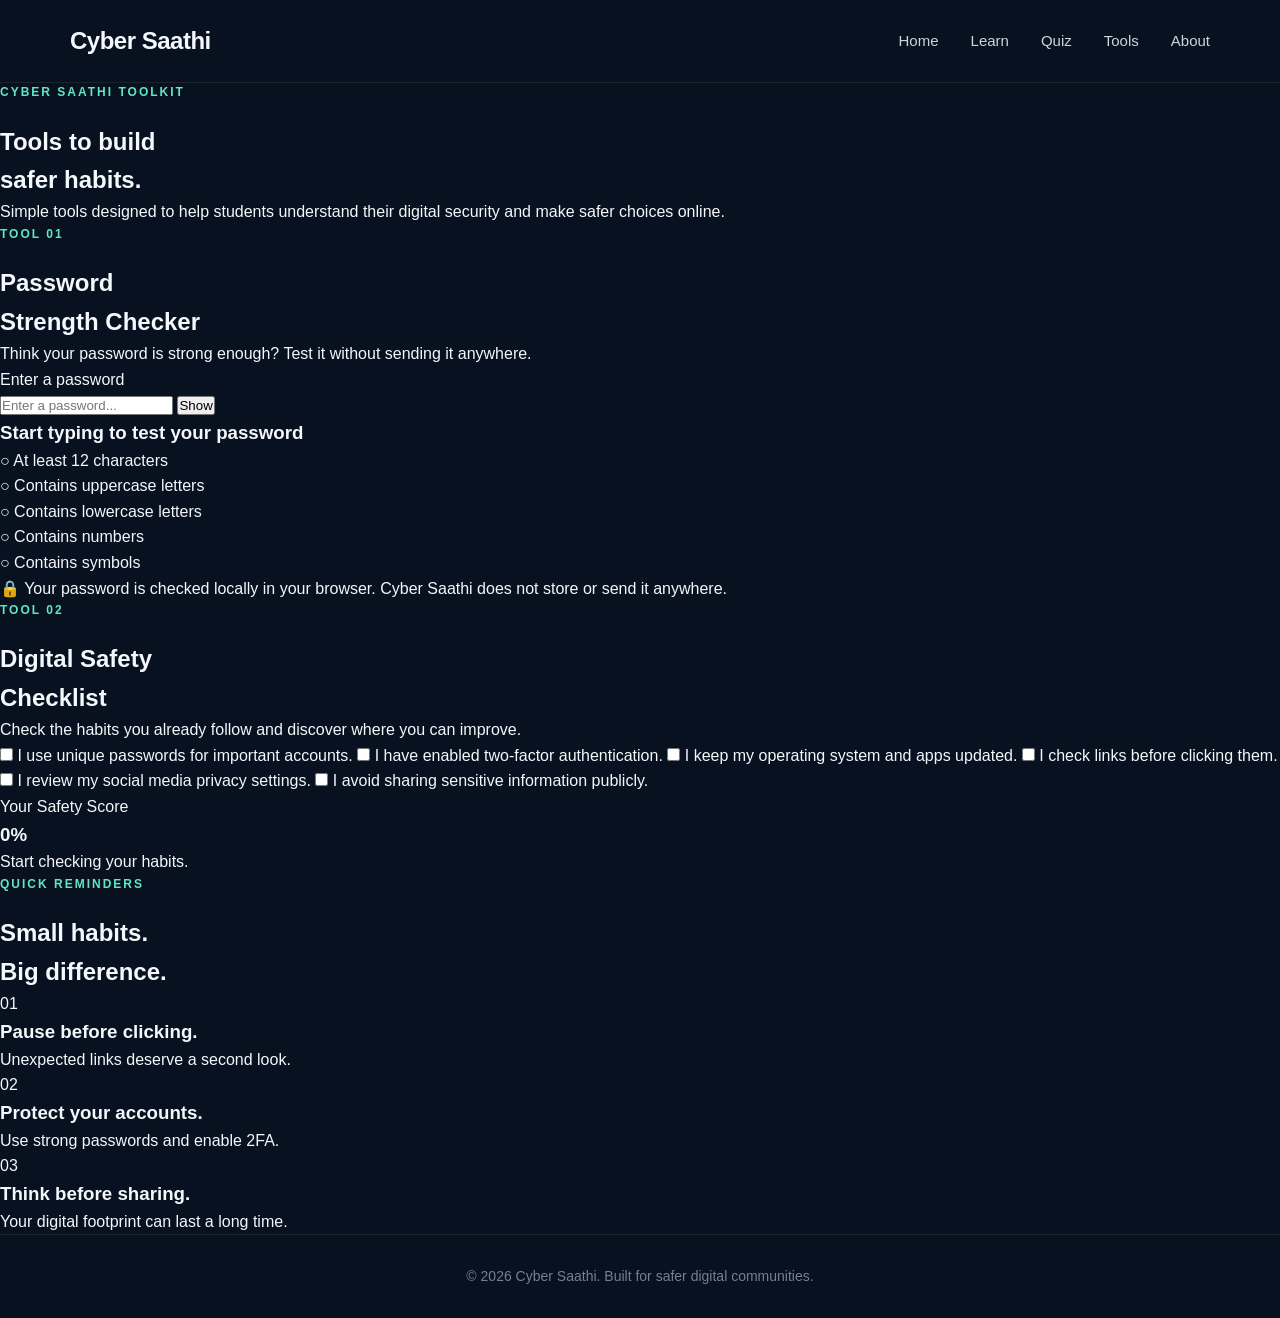
<file: tools.html>
<!DOCTYPE html>
<html lang="en">

<head>
    <meta charset="UTF-8">
    <meta name="viewport" content="width=device-width, initial-scale=1.0">

    <title>Tools | Cyber Saathi</title>

    <link rel="stylesheet" href="style.css">
</head>

<body>

    <!-- Navigation -->
    <header>
        <nav>
            <div class="logo">Cyber Saathi</div>

            <ul>
                <li><a href="index.html">Home</a></li>
                <li><a href="learn.html">Learn</a></li>
                <li><a href="quiz.html">Quiz</a></li>
                <li><a href="tools.html">Tools</a></li>
                <li><a href="about.html">About</a></li>
            </ul>
        </nav>
    </header>


    <main>

        <!-- ========================================
             HERO
             ======================================== -->

        <section class="tools-hero">

    <div class="tools-hero-content">

        <p class="section-label">
            CYBER SAATHI TOOLKIT
        </p>

        <h1>
            Tools to build<br>
            <span>safer habits.</span>
        </h1>

        <p>
            Simple tools designed to help students understand
            their digital security and make safer choices online.
        </p>

    </div>

</section>

        <!-- ========================================
             TOOL 01 — PASSWORD STRENGTH
             ======================================== -->

        <section class="tool-section">

            <div class="tool-intro">

                <p class="section-label">
                    TOOL 01
                </p>

                <h2>
                    Password<br>
                    Strength Checker
                </h2>

                <p>
                    Think your password is strong enough?
                    Test it without sending it anywhere.
                </p>

            </div>


            <div class="password-tool">

                <label for="password-input">
                    Enter a password
                </label>


                <div class="password-input-wrapper">

                    <input
                        type="password"
                        id="password-input"
                        placeholder="Enter a password..."
                        autocomplete="off"
                    >

                    <button
                        type="button"
                        id="toggle-password">
                        Show
                    </button>

                </div>


                <!-- Strength Bar -->

                <div class="strength-track">

                    <div
                        id="strength-bar"
                        class="strength-bar">
                    </div>

                </div>


                <h3 id="strength-title">
                    Start typing to test your password
                </h3>


                <!-- Requirements -->

                <div class="password-checks">

                    <div id="check-length">
                        <span>○</span>
                        At least 12 characters
                    </div>

                    <div id="check-upper">
                        <span>○</span>
                        Contains uppercase letters
                    </div>

                    <div id="check-lower">
                        <span>○</span>
                        Contains lowercase letters
                    </div>

                    <div id="check-number">
                        <span>○</span>
                        Contains numbers
                    </div>

                    <div id="check-symbol">
                        <span>○</span>
                        Contains symbols
                    </div>

                </div>


                <!-- Privacy -->

                <div class="privacy-note">

                    🔒 Your password is checked locally
                    in your browser. Cyber Saathi does not
                    store or send it anywhere.

                </div>

            </div>

        </section>


        <!-- ========================================
             TOOL 02 — SAFETY CHECKLIST
             ======================================== -->

        <section class="tool-section checklist-section">

            <div class="tool-intro">

                <p class="section-label">
                    TOOL 02
                </p>

                <h2>
                    Digital Safety<br>
                    Checklist
                </h2>

                <p>
                    Check the habits you already follow
                    and discover where you can improve.
                </p>

            </div>


            <div class="safety-checklist">


                <label class="check-item">

                    <input
                        type="checkbox"
                        class="safety-check">

                    <span>
                        I use unique passwords for important accounts.
                    </span>

                </label>


                <label class="check-item">

                    <input
                        type="checkbox"
                        class="safety-check">

                    <span>
                        I have enabled two-factor authentication.
                    </span>

                </label>


                <label class="check-item">

                    <input
                        type="checkbox"
                        class="safety-check">

                    <span>
                        I keep my operating system and apps updated.
                    </span>

                </label>


                <label class="check-item">

                    <input
                        type="checkbox"
                        class="safety-check">

                    <span>
                        I check links before clicking them.
                    </span>

                </label>


                <label class="check-item">

                    <input
                        type="checkbox"
                        class="safety-check">

                    <span>
                        I review my social media privacy settings.
                    </span>

                </label>


                <label class="check-item">

                    <input
                        type="checkbox"
                        class="safety-check">

                    <span>
                        I avoid sharing sensitive information publicly.
                    </span>

                </label>


                <!-- Safety Score -->

                <div class="safety-score">

                    <p>
                        Your Safety Score
                    </p>

                    <h3 id="safety-score-number">
                        0%
                    </h3>

                    <div class="score-track">

                        <div
                            id="score-bar"
                            class="score-bar">
                        </div>

                    </div>

                    <p id="score-message">
                        Start checking your habits.
                    </p>

                </div>

            </div>

        </section>


        <!-- ========================================
             QUICK TIPS
             ======================================== -->

        <section class="quick-tips">

            <p class="section-label">
                QUICK REMINDERS
            </p>

            <h2>
                Small habits.<br>
                Big difference.
            </h2>


            <div class="tips-grid">


                <div class="tip-card">

                    <span>01</span>

                    <h3>
                        Pause before clicking.
                    </h3>

                    <p>
                        Unexpected links deserve
                        a second look.
                    </p>

                </div>


                <div class="tip-card">

                    <span>02</span>

                    <h3>
                        Protect your accounts.
                    </h3>

                    <p>
                        Use strong passwords and
                        enable 2FA.
                    </p>

                </div>


                <div class="tip-card">

                    <span>03</span>

                    <h3>
                        Think before sharing.
                    </h3>

                    <p>
                        Your digital footprint can
                        last a long time.
                    </p>

                </div>


            </div>

        </section>

    </main>


    <!-- Footer -->

    <footer>

        <p>
            © 2026 Cyber Saathi.
            Built for safer digital communities.
        </p>

    </footer>

<script>
    console.log("Cyber Saathi Tools page is working!");
</script>

    <script src="script.js"></script>

</body>
</html>
</file>
<file: style.css>
/* ========================================
   CYBER SAATHI - MAIN STYLES
   ======================================== */

/* ---------- General ---------- */

* {
    margin: 0;
    padding: 0;
    box-sizing: border-box;
}

html {
    scroll-behavior: smooth;
}

body {
    font-family: Arial, Helvetica, sans-serif;
    background: #07111f;
    color: #f4f7fb;
    line-height: 1.6;
}


/* ---------- Navigation ---------- */

header {
    width: 100%;
    border-bottom: 1px solid rgba(255, 255, 255, 0.08);
}

nav {
    max-width: 1200px;
    margin: auto;
    padding: 22px 30px;

    display: flex;
    justify-content: space-between;
    align-items: center;
}

.logo {
    font-size: 24px;
    font-weight: 700;
    letter-spacing: -0.5px;
}

nav ul {
    list-style: none;
    display: flex;
    gap: 32px;
}

nav a {
    color: #cbd5e1;
    text-decoration: none;
    font-size: 15px;
    transition: 0.3s;
}

nav a:hover {
    color: #ffffff;
}


/* ---------- Hero ---------- */

.hero {
    min-height: 680px;

    display: flex;
    align-items: center;

    max-width: 1200px;
    margin: auto;
    padding: 80px 30px;
}

.hero-content {
    max-width: 760px;
}

.eyebrow {
    color: #62e6c5;
    font-size: 13px;
    font-weight: 700;
    letter-spacing: 2px;
    margin-bottom: 25px;
}

.hero h1 {
    font-size: clamp(52px, 7vw, 88px);
    line-height: 1.02;
    letter-spacing: -4px;
    margin-bottom: 30px;
}

.hero h1 span {
    color: #62e6c5;
}

.hero-text {
    max-width: 600px;
    color: #aab8c9;
    font-size: 18px;
    margin-bottom: 40px;
}


/* ---------- Buttons ---------- */

.hero-buttons {
    display: flex;
    gap: 15px;
    flex-wrap: wrap;
}

.btn {
    display: inline-block;
    padding: 14px 24px;
    border-radius: 8px;

    text-decoration: none;
    font-weight: 600;
    transition: 0.3s;
}

.primary-btn {
    background: #62e6c5;
    color: #061019;
}

.primary-btn:hover {
    transform: translateY(-2px);
    opacity: 0.9;
}

.secondary-btn {
    border: 1px solid #334155;
    color: #ffffff;
}

.secondary-btn:hover {
    background: #101e31;
}


/* ---------- Introduction ---------- */

.intro {
    max-width: 850px;
    margin: auto;
    padding: 100px 30px 70px;
}

.section-label {
    color: #62e6c5;
    font-size: 12px;
    font-weight: 700;
    letter-spacing: 2px;
    margin-bottom: 20px;
}

.intro h2 {
    font-size: 48px;
    line-height: 1.1;
    letter-spacing: -2px;
    margin-bottom: 25px;
}

.intro > p:last-child {
    color: #9eacbd;
    font-size: 18px;
    max-width: 700px;
}


/* ---------- Feature Cards ---------- */

.features {
    max-width: 1200px;
    margin: auto;
    padding: 30px 30px 110px;

    display: grid;
    grid-template-columns: repeat(3, 1fr);
    gap: 20px;
}

.feature-card {
    background: #0c1929;
    border: 1px solid #1a2a3d;

    padding: 35px;
    min-height: 270px;

    border-radius: 14px;

    display: flex;
    flex-direction: column;
}

.feature-card h3 {
    font-size: 24px;
    margin-bottom: 15px;
}

.feature-card p {
    color: #9eacbd;
    margin-bottom: 25px;
}

.feature-card a {
    color: #62e6c5;
    text-decoration: none;
    font-weight: 600;

    margin-top: auto;
}

.feature-card:hover {
    border-color: #62e6c5;
    transform: translateY(-4px);
    transition: 0.3s;
}


/* ---------- Footer ---------- */

footer {
    border-top: 1px solid rgba(255, 255, 255, 0.08);

    text-align: center;

    padding: 30px;

    color: #728196;
    font-size: 14px;
}


/* ---------- Mobile ---------- */

@media (max-width: 800px) {

    nav {
        flex-direction: column;
        gap: 20px;
    }

    nav ul {
        gap: 18px;
        flex-wrap: wrap;
        justify-content: center;
    }

    .hero {
        min-height: auto;
        padding-top: 90px;
        padding-bottom: 90px;
    }

    .hero h1 {
        font-size: 55px;
        letter-spacing: -2px;
    }

    .features {
        grid-template-columns: 1fr;
    }

    .intro h2 {
        font-size: 38px;
    }
}
/* ---------- What You'll Learn ---------- */

.learning-section {
    max-width: 1200px;
    margin: auto;
    padding: 40px 30px 120px;
}

.learning-heading {
    max-width: 700px;
    margin-bottom: 55px;
}

.learning-heading h2 {
    font-size: 48px;
    line-height: 1.1;
    letter-spacing: -2px;
    margin-bottom: 25px;
}

.learning-heading > p:last-child {
    color: #9eacbd;
    font-size: 18px;
}

.learning-grid {
    display: grid;
    grid-template-columns: repeat(3, 1fr);
    gap: 18px;
}

.learning-card {
    padding: 30px;

    background: #0a1727;
    border: 1px solid #1a2a3d;
    border-radius: 14px;

    min-height: 210px;

    transition: 0.3s;
}

.learning-card:hover {
    transform: translateY(-4px);
    border-color: #62e6c5;
}

.learning-card span {
    color: #62e6c5;
    font-size: 13px;
    font-weight: 700;
    letter-spacing: 1px;
}

.learning-card h3 {
    font-size: 22px;
    margin: 18px 0 10px;
}

.learning-card p {
    color: #91a0b3;
    font-size: 15px;
}


/* ---------- Learning Cards Mobile ---------- */

@media (max-width: 800px) {

    .learning-grid {
        grid-template-columns: 1fr;
    }

    .learning-heading h2 {
        font-size: 38px;
    }

}
/* ---------- Security Challenge ---------- */

.challenge-section {
    max-width: 1200px;
    margin: auto;
    padding: 40px 30px 120px;

    display: grid;
    grid-template-columns: 1fr 1fr;
    gap: 70px;

    align-items: center;
}

.challenge-content {
    max-width: 520px;
}

.challenge-content h2 {
    font-size: 52px;
    line-height: 1.05;
    letter-spacing: -2px;
    margin-bottom: 25px;
}

.challenge-content > p:not(.section-label) {
    color: #9eacbd;
    font-size: 17px;
    margin-bottom: 30px;
}


/* Fake message */

.message-card {
    background: #0c1929;
    border: 1px solid #26384e;
    border-radius: 16px;

    overflow: hidden;

    box-shadow: 0 20px 60px rgba(0, 0, 0, 0.25);
}

.message-header {
    padding: 18px 22px;

    display: flex;
    gap: 10px;
    align-items: center;

    border-bottom: 1px solid #1c2d42;

    color: #aab8c9;
    font-size: 14px;
}

.message-body {
    padding: 30px;
}

.message-sender {
    color: #728196;
    font-size: 13px;
    margin-bottom: 20px;
}

.message-body h3 {
    font-size: 21px;
    line-height: 1.3;
    margin-bottom: 15px;
}

.message-body > p:not(.message-sender) {
    color: #91a0b3;
    font-size: 14px;
    line-height: 1.7;
}

.fake-link {
    margin-top: 25px;

    padding: 13px 18px;

    border: 1px solid #34485f;
    border-radius: 8px;

    color: #62e6c5;
    text-align: center;
    font-weight: 600;
}


/* ---------- Challenge Mobile ---------- */

@media (max-width: 800px) {

    .challenge-section {
        grid-template-columns: 1fr;
        gap: 40px;
    }

    .challenge-content h2 {
        font-size: 40px;
    }

}
/* ========================================
   LEARN PAGE
   ======================================== */

.learn-hero {
    max-width: 1000px;
    margin: auto;
    padding: 110px 30px 80px;
}

.learn-hero h1 {
    font-size: clamp(55px, 7vw, 82px);
    line-height: 1.02;
    letter-spacing: -4px;
    margin-bottom: 30px;
}

.learn-hero h1 span {
    color: #62e6c5;
}

.learn-hero > p:last-child {
    max-width: 650px;
    color: #aab8c9;
    font-size: 19px;
}


/* ---------- Topic Navigation ---------- */

.topic-navigation {
    max-width: 1000px;
    margin: auto;
    padding: 0 30px 80px;

    display: flex;
    flex-wrap: wrap;
    gap: 10px;
}

.topic-navigation a {
    text-decoration: none;
    color: #aab8c9;

    border: 1px solid #26384e;
    border-radius: 50px;

    padding: 10px 17px;

    font-size: 14px;

    transition: 0.3s;
}

.topic-navigation a:hover {
    color: #62e6c5;
    border-color: #62e6c5;
}


/* ---------- Lessons ---------- */

.lesson {
    max-width: 1000px;
    margin: auto;

    padding: 90px 30px;

    display: grid;
    grid-template-columns: 90px 1fr;

    gap: 40px;

    border-top: 1px solid rgba(255, 255, 255, 0.08);
}

.lesson-number {
    color: #62e6c5;

    font-size: 14px;
    font-weight: 700;

    padding-top: 8px;
}

.lesson-content {
    max-width: 700px;
}

.lesson-content h2 {
    font-size: 52px;
    line-height: 1.05;
    letter-spacing: -2px;

    margin-bottom: 25px;
}

.lesson-intro {
    color: #d0d9e4;
    font-size: 19px;
    line-height: 1.7;

    margin-bottom: 35px;
}

.lesson-content h3 {
    font-size: 21px;
    margin-bottom: 12px;
}

.lesson-content > p:not(.section-label):not(.lesson-intro) {
    color: #91a0b3;
    font-size: 16px;
    line-height: 1.8;

    margin-bottom: 30px;
}


/* ---------- Saathi Tip ---------- */

.warning-box {
    background: #0c1929;

    border: 1px solid #26384e;
    border-left: 3px solid #62e6c5;

    border-radius: 10px;

    padding: 22px 25px;

    margin-top: 25px;
}

.warning-box strong {
    display: block;

    color: #62e6c5;

    margin-bottom: 8px;
}

.warning-box p {
    color: #aab8c9;

    font-size: 15px;
    line-height: 1.7;
}


/* ---------- Learn CTA ---------- */

.learn-cta {
    max-width: 1000px;
    margin: auto;

    padding: 120px 30px;

    text-align: center;
}

.learn-cta h2 {
    font-size: 52px;
    line-height: 1.05;
    letter-spacing: -2px;

    margin-bottom: 25px;
}

.learn-cta > p:not(.section-label) {
    color: #9eacbd;
    font-size: 17px;

    max-width: 550px;
    margin: 0 auto 30px;
}


/* ---------- Learn Page Mobile ---------- */

@media (max-width: 800px) {

    .learn-hero {
        padding-top: 80px;
    }

    .learn-hero h1 {
        font-size: 55px;
        letter-spacing: -2px;
    }

    .lesson {
        grid-template-columns: 1fr;
        gap: 10px;

        padding-top: 70px;
        padding-bottom: 70px;
    }

    .lesson-number {
        padding-top: 0;
    }

    .lesson-content h2 {
        font-size: 40px;
    }

    .learn-cta h2 {
        font-size: 40px;
    }

}
/* ========================================
   PHISHING INTERACTIVE CHALLENGE
   ======================================== */

.phishing-challenge {
    max-width: 1000px;
    margin: auto;
    padding: 100px 30px;

    border-top: 1px solid rgba(255, 255, 255, 0.08);
}

.challenge-heading {
    max-width: 650px;
    margin-bottom: 45px;
}

.challenge-heading h2 {
    font-size: 52px;
    line-height: 1.05;
    letter-spacing: -2px;
    margin-bottom: 20px;
}

.challenge-heading > p:not(.section-label) {
    color: #9eacbd;
    font-size: 17px;
}


/* ---------- Fake Email ---------- */

.phishing-message {
    max-width: 700px;
    margin: auto;

    background: #0c1929;
    border: 1px solid #26384e;
    border-radius: 14px;

    overflow: hidden;

    box-shadow: 0 20px 50px rgba(0, 0, 0, 0.25);
}

.phishing-topbar {
    padding: 18px 22px;

    display: flex;
    align-items: center;
    gap: 10px;

    border-bottom: 1px solid #1c2d42;

    color: #aab8c9;
    font-size: 14px;
}

.phishing-body {
    padding: 35px;
}

.phishing-sender {
    color: #728196;
    font-size: 14px;

    margin-bottom: 25px;
}

.phishing-sender strong {
    color: #cbd5e1;
}

.phishing-body h3 {
    font-size: 23px;
    line-height: 1.3;

    margin-bottom: 25px;
}

.phishing-body p {
    color: #9eacbd;
    font-size: 15px;
    line-height: 1.7;

    margin-bottom: 18px;
}


/* ---------- Fake Link ---------- */

.phishing-link {
    width: 100%;

    padding: 14px 20px;

    margin: 15px 0 25px;

    background: transparent;

    border: 1px solid #34485f;
    border-radius: 8px;

    color: #62e6c5;

    font-size: 15px;
    font-weight: 600;

    cursor: pointer;

    transition: 0.3s;
}

.phishing-link:hover {
    background: #102338;
    border-color: #62e6c5;
}


/* ---------- Feedback ---------- */

.phishing-feedback {
    max-width: 700px;
    margin: 20px auto 0;

    padding: 18px 22px;

    border-radius: 10px;

    background: #0a1727;
    border: 1px solid #26384e;

    color: #9eacbd;

    font-size: 14px;
}

.phishing-feedback.success {
    border-color: #62e6c5;
}

.phishing-feedback strong {
    color: #62e6c5;
}


/* ---------- Mobile ---------- */

@media (max-width: 800px) {

    .challenge-heading h2 {
        font-size: 40px;
    }

    .phishing-body {
        padding: 25px;
    }

}
/* ========================================
   QUIZ PAGE
   ======================================== */

.quiz-hero {
    max-width: 1000px;
    margin: auto;
    padding: 110px 30px 70px;
}

.quiz-hero h1 {
    font-size: clamp(55px, 7vw, 82px);
    line-height: 1.02;
    letter-spacing: -4px;
    margin-bottom: 30px;
}

.quiz-hero h1 span {
    color: #62e6c5;
}

.quiz-hero > p:last-child {
    max-width: 650px;
    color: #aab8c9;
    font-size: 19px;
}


/* ---------- Quiz Container ---------- */

.quiz-container {
    max-width: 850px;
    margin: auto;
    padding: 30px 30px 100px;
}


/* ---------- Progress ---------- */

.quiz-progress {
    margin-bottom: 25px;
}

#question-number {
    display: block;
    color: #728196;
    font-size: 13px;
    font-weight: 600;
    margin-bottom: 10px;
}

.progress-track {
    width: 100%;
    height: 5px;

    background: #17263a;
    border
    /* ========================================
   QUIZ INTERACTION
   ======================================== */

.answer {
    width: 100%;
    padding: 18px 20px;
    margin-bottom: 12px;

    background: #0a1727;
    border: 1px solid #26384e;
    border-radius: 10px;

    color: #d8e1eb;
    text-align: left;

    font-size: 15px;
    line-height: 1.5;

    cursor: pointer;
    transition: 0.25s;
}

.answer:hover:not(:disabled) {
    border-color: #62e6c5;
    transform: translateX(4px);
}

.answer:disabled {
    cursor: default;
}


/* ---------- Correct / Incorrect ---------- */

.answer.correct {
    border-color: #62e6c5;
    background: #0d2728;
}

.answer.incorrect {
    border-color: #8b5f68;
    background: #24171d;
}


/* ---------- Feedback ---------- */

.quiz-feedback {
    display: none;

    margin-top: 20px;
    padding: 20px;

    border-radius: 10px;

    font-size: 14px;
    line-height: 1.7;
}

.quiz-feedback.correct-feedback,
.quiz-feedback.incorrect-feedback {
    display: block;
}

.quiz-feedback strong {
    display: block;
    margin-bottom: 8px;
}

.quiz-feedback p {
    color: #aab8c9;
}


/* ---------- Next Button ---------- */

.next-button,
.restart-button {
    margin-top: 20px;

    padding: 13px 22px;

    background: #62e6c5;
    color: #061019;

    border: none;
    border-radius: 8px;

    font-size: 15px;
    font-weight: 700;

    cursor: pointer;

    transition: 0.25s;
}

.next-button:hover,
.restart-button:hover {
    transform: translateY(-2px);
    opacity: 0.9;
}


/* ---------- Results ---------- */

.quiz-result {
    display: none;

    max-width: 850px;
    margin: auto;

    padding: 80px 30px 120px;

    text-align: center;
}

.quiz-result.show {
    display: block;
}

.quiz-result h2 {
    font-size: 60px;
    line-height: 1.05;
    letter-spacing: -3px;

    margin: 15px 0 20px;
}

.quiz-result > p:not(.section-label) {
    color: #9eacbd;
    font-size: 17px;
}


/* ---------- Quiz Mobile ---------- */

@media (max-width: 800px) {

    .quiz-hero {
        padding-top: 80px;
    }

    .quiz-hero h1 {
        font-size: 55px;
        letter-spacing: -2px;
    }

    .quiz-result h2 {
        font-size: 45px;
    }

}/* ========================================
   TOOLS PAGE
   ======================================== */

.tools-hero {
    max-width: 1000px;
    margin: auto;

    padding: 110px 30px 80px;
}

.tools-hero h1 {
    font-size: clamp(55px, 7vw, 82px);

    line-height: 1.02;

    letter-spacing: -4px;

    margin-bottom: 30px;
}

.tools-hero h1 span {
    color: #62e6c5;
}

.tools-hero > p:last-child {
    max-width: 650px;

    color: #aab8c9;

    font-size: 19px;

    line-height: 1.7;
}


/* ========================================
   TOOL SECTIONS
   ======================================== */

.tool-section {
    max-width: 1000px;

    margin: auto;

    padding: 90px 30px;

    display: grid;

    grid-template-columns: 0.8fr 1.2fr;

    gap: 70px;

    align-items: start;

    border-top: 1px solid rgba(255, 255, 255, 0.08);
}

.tool-intro {
    max-width: 380px;
}

.tool-intro h2 {
    font-size: 45px;

    line-height: 1.05;

    letter-spacing: -2px;

    margin-bottom: 20px;
}

.tool-intro > p:not(.section-label) {
    color: #9eacbd;

    font-size: 16px;

    line-height: 1.7;
}


/* ========================================
   PASSWORD TOOL
   ======================================== */

.password-tool {
    background: #0c1929;

    border: 1px solid #26384e;

    border-radius: 14px;

    padding: 30px;

    box-shadow: 0 20px 50px rgba(0, 0, 0, 0.2);
}

.password-tool label {
    display: block;

    color: #cbd5e1;

    font-size: 14px;

    font-weight: 600;

    margin-bottom: 10px;
}


/* Password input */

.password-input-wrapper {
    display: flex;

    gap: 10px;
}

.password-input-wrapper input {
    flex: 1;

    min-width: 0;

    padding: 14px 16px;

    background: #081522;

    border: 1px solid #26384e;

    border-radius: 8px;

    outline: none;

    color: #ffffff;

    font-size: 15px;
}

.password-input-wrapper input:focus {
    border-color: #62e6c5;
}

.password-input-wrapper input::placeholder {
    color: #627286;
}


/* Show button */

#toggle-password {
    padding: 0 18px;

    background: transparent;

    border: 1px solid #34485f;

    border-radius: 8px;

    color: #62e6c5;

    cursor: pointer;

    font-weight: 600;

    transition: 0.25s;
}

#toggle-password:hover {
    border-color: #62e6c5;
}


/* Strength bar */

.strength-track {
    width: 100%;

    height: 6px;

    margin-top: 22px;

    background: #17263a;

    border-radius: 10px;

    overflow: hidden;
}

.strength-bar {
    width: 0%;

    height: 100%;

    background: #62e6c5;

    transition: width 0.3s;
}


/* Strength title */

#strength-title {
    margin: 20px 0;

    color: #d8e1eb;

    font-size: 19px;
}


/* Password requirements */

.password-checks {
    display: grid;

    gap: 12px;
}

.password-checks div {
    color: #728196;

    font-size: 14px;
}

.password-checks span {
    display: inline-block;

    width: 22px;

    color: #728196;
}

.password-checks div.requirement-met {
    color: #62e6c5;
}

.password-checks div.requirement-met span {
    color: #62e6c5;
}


/* Privacy note */

.privacy-note {
    margin-top: 25px;

    padding-top: 20px;

    border-top: 1px solid #1c2d42;

    color: #728196;

    font-size: 12px;

    line-height: 1.6;
}


/* ========================================
   SAFETY CHECKLIST
   ======================================== */

.safety-checklist {
    background: #0c1929;

    border: 1px solid #26384e;

    border-radius: 14px;

    padding: 30px;
}

.check-item {
    display: flex;

    align-items: flex-start;

    gap: 14px;

    padding: 17px 0;

    border-bottom: 1px solid #1c2d42;

    color: #b7c3d1;

    font-size: 14px;

    line-height: 1.5;

    cursor: pointer;
}

.check-item:last-of-type {
    border-bottom: none;
}

.check-item input {
    width: 18px;

    height: 18px;

    margin-top: 1px;

    accent-color: #62e6c5;

    cursor: pointer;

    flex-shrink: 0;
}

.check-item span {
    transition: 0.2s;
}

.check-item input:checked + span {
    color: #62e6c5;
}


/* Safety score */

.safety-score {
    margin-top: 30px;

    padding-top: 25px;

    border-top: 1px solid #26384e;
}

.safety-score > p:first-child {
    color: #728196;

    font-size: 13px;

    margin-bottom: 8px;
}

.safety-score h3 {
    color: #62e6c5;

    font-size: 48px;

    margin-bottom: 15px;

    letter-spacing: -2px;
}

.score-track {
    width: 100%;

    height: 6px;

    background: #17263a;

    border-radius: 10px;

    overflow: hidden;
}

.score-bar {
    width: 0%;

    height: 100%;

    background: #62e6c5;

    transition: width 0.3s;
}

#score-message {
    margin-top: 15px;

    color: #91a0b3;

    font-size: 14px;
}


/* ========================================
   QUICK TIPS
   ======================================== */

.quick-tips {
    max-width: 1000px;

    margin: auto;

    padding: 110px 30px 120px;
}

.quick-tips > h2 {
    font-size: 52px;

    line-height: 1.05;

    letter-spacing: -2px;

    margin-bottom: 50px;
}

.tips-grid {
    display: grid;

    grid-template-columns: repeat(3, 1fr);

    gap: 18px;
}

.tip-card {
    padding: 28px;

    background: #0c1929;

    border: 1px solid #26384e;

    border-radius: 12px;

    transition: 0.25s;
}

.tip-card:hover {
    transform: translateY(-4px);

    border-color: #62e6c5;
}

.tip-card > span {
    color: #62e6c5;

    font-size: 13px;

    font-weight: 700;
}

.tip-card h3 {
    margin: 25px 0 12px;

    font-size: 20px;
}

.tip-card p {
    color: #8f9daf;

    font-size: 14px;

    line-height: 1.7;
}


/* ========================================
   TOOLS MOBILE
   ======================================== */

@media (max-width: 800px) {

    .tools-hero {
        padding-top: 80px;
    }

    .tools-hero h1 {
        font-size: 55px;

        letter-spacing: -2px;
    }

    .tool-section {
        grid-template-columns: 1fr;

        gap: 40px;

        padding-top: 70px;

        padding-bottom: 70px;
    }

    .tool-intro h2 {
        font-size: 40px;
    }

    .password-input-wrapper {
        flex-direction: column;
    }

    #toggle-password {
        padding: 12px;
    }

    .quick-tips > h2 {
        font-size: 40px;
    }

    .tips-grid {
        grid-template-columns: 1fr;
    }

}
/* ========================================
   ABOUT PAGE
   ======================================== */

.about-hero {
    max-width: 1000px;

    margin: auto;

    padding: 110px 30px 90px;
}

.about-hero h1 {
    font-size: clamp(55px, 7vw, 82px);

    line-height: 1.02;

    letter-spacing: -4px;

    margin-bottom: 30px;
}

.about-hero h1 span {
    color: #62e6c5;
}

.about-hero > p:last-child {
    max-width: 680px;

    color: #aab8c9;

    font-size: 19px;

    line-height: 1.7;
}


/* ========================================
   ABOUT SECTIONS
   ======================================== */

.about-section {
    max-width: 1000px;

    margin: auto;

    padding: 100px 30px;

    display: grid;

    grid-template-columns: 0.7fr 1.3fr;

    gap: 80px;

    border-top: 1px solid rgba(255,255,255,0.08);
}

.about-content {
    max-width: 680px;
}

.about-content h2 {
    font-size: 48px;

    line-height: 1.05;

    letter-spacing: -2px;

    margin-bottom: 30px;
}

.about-content p {
    color: #9eacbd;

    font-size: 16px;

    line-height: 1.8;

    margin-bottom: 20px;
}


/* ========================================
   BELIEFS
   ======================================== */

.belief-section {
    max-width: 1000px;

    margin: auto;

    padding: 110px 30px;

    border-top: 1px solid rgba(255,255,255,0.08);
}

.belief-section > h2 {
    font-size: 60px;

    line-height: 1.05;

    letter-spacing: -3px;

    margin: 20px 0 55px;
}

.belief-section h2 span {
    color: #62e6c5;
}

.belief-grid {
    display: grid;

    grid-template-columns: repeat(3, 1fr);

    gap: 18px;
}

.belief-card {
    padding: 30px;

    background: #0c1929;

    border: 1px solid #26384e;

    border-radius: 12px;

    transition: 0.25s;
}

.belief-card:hover {
    transform: translateY(-4px);

    border-color: #62e6c5;
}

.belief-card > span {
    color: #62e6c5;

    font-size: 13px;

    font-weight: 700;
}

.belief-card h3 {
    font-size: 22px;

    margin: 28px 0 12px;
}

.belief-card p {
    color: #8f9daf;

    font-size: 14px;

    line-height: 1.7;
}


/* ========================================
   TOPIC LIST
   ======================================== */

.topic-list {
    margin-top: 40px;

    border-top: 1px solid #26384e;
}

.topic-item {
    display: flex;

    gap: 25px;

    padding: 25px 0;

    border-bottom: 1px solid #26384e;
}

.topic-item > span {
    color: #62e6c5;

    font-size: 13px;

    font-weight: 700;

    padding-top: 4px;
}

.topic-item h3 {
    margin-bottom: 7px;

    font-size: 18px;
}

.topic-item p {
    margin: 0;

    font-size: 14px;
}


/* ========================================
   CREATOR
   ======================================== */

.creator-section {
    max-width: 1000px;

    margin: auto;

    padding: 110px 30px;

    border-top: 1px solid rgba(255,255,255,0.08);
}

.creator-content {
    max-width: 760px;
}

.creator-content h2 {
    font-size: 60px;

    line-height: 1.05;

    letter-spacing: -3px;

    margin: 20px 0 35px;
}

.creator-content h2 span {
    color: #62e6c5;
}

.creator-content p:not(.section-label) {
    max-width: 650px;

    color: #9eacbd;

    font-size: 16px;

    line-height: 1.8;

    margin-bottom: 20px;
}


/* ========================================
   ABOUT CTA
   ======================================== */

.about-cta {
    max-width: 1000px;

    margin: auto;

    padding: 110px 30px 130px;

    text-align: center;

    border-top: 1px solid rgba(255,255,255,0.08);
}

.about-cta h2 {
    font-size: 58px;

    line-height: 1.05;

    letter-spacing: -3px;

    margin: 20px auto 40px;
}

.cta-buttons {
    display: flex;

    justify-content: center;

    gap: 12px;
}

.primary-button,
.secondary-button {
    display: inline-block;

    padding: 14px 24px;

    border-radius: 8px;

    text-decoration: none;

    font-size: 14px;

    font-weight: 700;

    transition: 0.25s;
}

.primary-button {
    background: #62e6c5;

    color: #061019;
}

.secondary-button {
    border: 1px solid #34485f;

    color: #d8e1eb;
}

.primary-button:hover,
.secondary-button:hover {
    transform: translateY(-2px);
}


/* ========================================
   ABOUT MOBILE
   ======================================== */

@media (max-width: 800px) {

    .about-hero {
        padding-top: 80px;
    }

    .about-hero h1 {
        font-size: 55px;

        letter-spacing: -2px;
    }

    .about-section {
        grid-template-columns: 1fr;

        gap: 35px;

        padding-top: 70px;

        padding-bottom: 70px;
    }

    .about-content h2 {
        font-size: 40px;
    }

    .belief-section > h2 {
        font-size: 45px;

        letter-spacing: -2px;
    }

    .belief-grid {
        grid-template-columns: 1fr;
    }

    .creator-content h2 {
        font-size: 45px;

        letter-spacing: -2px;
    }

    .about-cta h2 {
        font-size: 45px;

        letter-spacing: -2px;
    }

    .cta-buttons {
        flex-direction: column;

        align-items: stretch;
    }

}
/* ========================================
   CYBER SAATHI — FINAL POLISH
   DAY 5
   ======================================== */


/* Smooth scrolling */

html {
    scroll-behavior: smooth;
}


/* Better text selection */

::selection {
    background: #62e6c5;
    color: #061019;
}


/* ========================================
   GLOBAL LINKS
   ======================================== */

a {
    transition:
        color 0.25s ease,
        background 0.25s ease,
        border-color 0.25s ease,
        transform 0.25s ease;
}


/* ========================================
   NAVIGATION POLISH
   ======================================== */

header {
    position: sticky;

    top: 0;

    z-index: 1000;

    backdrop-filter: blur(14px);

    -webkit-backdrop-filter: blur(14px);

    background: rgba(6, 16, 25, 0.88);

    border-bottom: 1px solid rgba(255, 255, 255, 0.07);
}


nav ul li a {
    position: relative;
}


nav ul li a::after {
    content: "";

    position: absolute;

    left: 0;

    bottom: -7px;

    width: 0;

    height: 2px;

    background: #62e6c5;

    transition: width 0.25s ease;
}


nav ul li a:hover::after {
    width: 100%;
}


/* ========================================
   SECTION LABELS
   ======================================== */

.section-label {
    letter-spacing: 2px;

    font-size: 11px;

    font-weight: 700;

    color: #62e6c5;

    text-transform: uppercase;
}


/* ========================================
   GENERAL HOVER EFFECT
   ======================================== */

button,
.primary-button,
.secondary-button {
    cursor: pointer;
}


/* ========================================
   FOOTER POLISH
   ======================================== */

footer {
    padding: 35px 30px;

    text-align: center;

    border-top: 1px solid rgba(255, 255, 255, 0.08);

    color: #64748b;

    font-size: 13px;
}


/* ========================================
   ACCESSIBILITY
   ======================================== */

a:focus-visible,
button:focus-visible,
input:focus-visible {
    outline: 2px solid #62e6c5;

    outline-offset: 3px;
}


/* ========================================
   MOBILE NAVIGATION
   ======================================== */

@media (max-width: 700px) {

    header {
        padding: 0;
    }

    nav {
        flex-direction: column;
        gap: 12px;
        padding: 16px 20px;
    }

    nav ul {
        width: 100%;
        display: flex;
        flex-wrap: wrap;
        justify-content: center;
        gap: 10px 18px;
    }

    nav ul li a {
        font-size: 13px;
        white-space: nowrap;
    }

    .logo {
        font-size: 19px;
    }

}


/* ========================================
   VERY SMALL SCREENS
   ======================================== */

@media (max-width: 480px) {

    nav {
        flex-direction: column;

        gap: 15px;

        padding-top: 15px;

        padding-bottom: 15px;
    }

    nav ul {
        flex-wrap: wrap;

        justify-content: center;
    }

}
/* ========================================
   FINAL MOBILE SPACING FIX
   TOOLS + ABOUT
   ======================================== */

@media (max-width: 700px) {

    /* ---------- TOOLS PAGE ---------- */

    .tools-hero {
        padding: 65px 20px 50px;
    }

    .tools-hero h1 {
        font-size: 46px;
        line-height: 1.05;
        letter-spacing: -2px;
        margin-bottom: 22px;
    }

    .tools-hero > p:last-child {
        font-size: 16px;
        line-height: 1.6;
    }

    .tool-section {
        padding: 60px 20px;
        gap: 30px;
    }

    .tool-intro h2 {
        font-size: 36px;
        line-height: 1.08;
        letter-spacing: -1px;
        margin-bottom: 16px;
    }

    .tool-intro > p:not(.section-label) {
        font-size: 15px;
        line-height: 1.65;
    }

    .password-tool,
    .safety-checklist {
        padding: 22px;
    }

    .password-input-wrapper {
        flex-direction: column;
    }

    #toggle-password {
        min-height: 44px;
    }

    .quick-tips {
        padding: 70px 20px 80px;
    }

    .quick-tips > h2 {
        font-size: 40px;
        line-height: 1.08;
        letter-spacing: -1px;
        margin-bottom: 35px;
    }

    .tips-grid {
        grid-template-columns: 1fr;
        gap: 14px;
    }


    /* ---------- ABOUT PAGE ---------- */

    .about-hero {
        padding: 65px 20px 55px;
    }

    .about-hero h1 {
        font-size: 46px;
        line-height: 1.05;
        letter-spacing: -2px;
        margin-bottom: 22px;
    }

    .about-hero > p:last-child {
        font-size: 16px;
        line-height: 1.6;
    }

    .about-section {
        padding: 60px 20px;
        gap: 30px;
    }

    .about-content h2 {
        font-size: 36px;
        line-height: 1.08;
        letter-spacing: -1px;
        margin-bottom: 22px;
    }

    .about-content p {
        font-size: 15px;
        line-height: 1.7;
        margin-bottom: 16px;
    }


    /* Beliefs */

    .belief-section {
        padding: 65px 20px;
    }

    .belief-section > h2 {
        font-size: 42px;
        line-height: 1.08;
        letter-spacing: -1.5px;
        margin-bottom: 35px;
    }

    .belief-grid {
        grid-template-columns: 1fr;
        gap: 14px;
    }

    .belief-card {
        padding: 24px;
    }


    /* Topics */

    .topics-section {
        padding-top: 65px;
        padding-bottom: 65px;
    }

    .topic-list {
        margin-top: 30px;
    }

    .topic-item {
        gap: 16px;
        padding: 20px 0;
    }

    .topic-item h3 {
        font-size: 17px;
    }

    .topic-item p {
        font-size: 14px;
        line-height: 1.6;
    }


    /* Creator */

    .creator-section {
        padding: 70px 20px;
    }

    .creator-content h2 {
        font-size: 42px;
        line-height: 1.08;
        letter-spacing: -1.5px;
        margin-bottom: 25px;
    }

    .creator-content p:not(.section-label) {
        font-size: 15px;
        line-height: 1.7;
    }


    /* CTA */

    .about-cta {
        padding: 70px 20px 85px;
    }

    .about-cta h2 {
        font-size: 42px;
        line-height: 1.08;
        letter-spacing: -1.5px;
        margin-bottom: 30px;
    }

    .cta-buttons {
        flex-direction: column;
        gap: 10px;
    }

    .primary-button,
    .secondary-button {
        width: 100%;
        box-sizing: border-box;
        text-align: center;
    }

}
@media (max-width: 700px) {

    .tools-hero {
        width: 100%;
        box-sizing: border-box;
        padding: 70px 28px 60px;
    }

    .tools-hero h1 {
        margin-left: 0;
        margin-right: 0;
    }

    .tools-hero > p {
        margin-left: 0;
        margin-right: 0;
        max-width: 100%;
    }

}
@media (max-width: 700px) {

    .tools-hero {
        padding-left: 20px;
        padding-right: 20px;
        box-sizing: border-box;
    }

    .tools-hero-content {
        width: 100%;
        max-width: 1100px;
        margin: 0 auto;
    }

}
</file>
